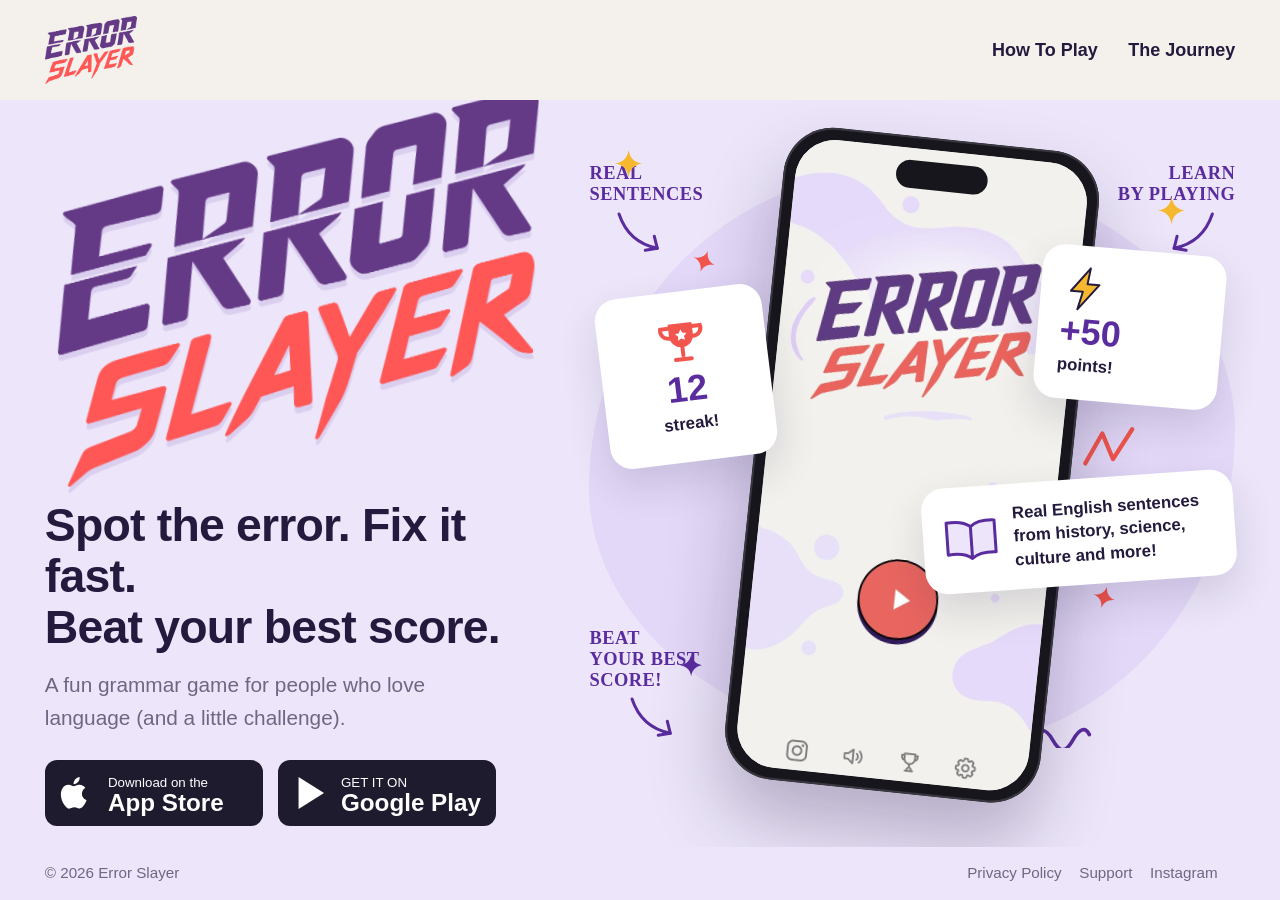
<file: index.html>
<!doctype html>
<html lang="en">
<head>
<meta charset="utf-8">
<meta name="viewport" content="width=device-width, initial-scale=1">
<title>Error Slayer: the grammar game</title>
<meta name="description" content="Spot the error, fix it fast, beat your best score. A grammar game built on real sentences. No ads, no accounts.">
<meta property="og:title" content="Error Slayer: the grammar game">
<meta property="og:description" content="Spot the error, fix it fast, beat your best score. A grammar game built on real sentences. No ads, no accounts.">
<meta property="og:type" content="website">
<meta property="og:url" content="https://errorslayer.com/">
<link rel="canonical" href="https://errorslayer.com/">
<link rel="icon" href="favicon.png">
<link rel="stylesheet" href="site.css">
</head>
<body class="home">
<div class="wrap">
<header class="top">
  <a class="brand" href="index.html" aria-label="Error Slayer home"><img src="logo.png" alt="Error Slayer"></a>
  <nav><a href="rules.html">How To Play</a><a href="creator.html">The Journey</a></nav>
</header>
</div>

<div class="band lav fill">
<div class="wrap">
<section class="hero">
  <div class="hero-copy">
    <img class="logo" src="logo.png" alt="Error Slayer">
    <h1>Spot the error. Fix it fast.<br>Beat your best score.</h1>
    <p class="lead">A fun grammar game for people who love language (and a little challenge).</p>
    <!-- Replace # with the store links once the app is live -->
    <div class="stores">
      <a class="store" href="https://apps.apple.com/app/id6822198824" target="_blank" rel="noopener" aria-label="Download on the App Store"><img src="app-store-badge.svg" alt="Download on the App Store"></a>
      <a class="store" href="#" aria-label="Get it on Google Play"><img src="google-play-badge.svg" alt="Get it on Google Play"></a>
    </div>
  </div>
  <div class="stage">
    <div class="blob"></div>
    <div class="doodle" style="left:0;top:5%">Real<br>sentences<div style="margin:.3rem 0 0 1.6rem"><svg viewBox="0 0 54 46" fill="none" stroke="currentColor" stroke-width="3" stroke-linecap="round" stroke-linejoin="round"><path d="M4 4c6 18 18 30 38 34"/><path d="M30 40l12-2-3-12"/></svg></div></div>
    <div class="doodle" style="right:0;top:5%;text-align:right">Learn<br>by playing<div style="margin:.3rem 1.2rem 0 auto;width:3.4rem"><svg viewBox="0 0 54 46" fill="none" stroke="currentColor" stroke-width="3" stroke-linecap="round" stroke-linejoin="round"><path d="M50 4C44 22 32 34 12 38"/><path d="M24 40l-12-2 3-12"/></svg></div></div>
    <div class="doodle" style="left:0;bottom:9%">Beat<br>your best<br>score!<div style="margin:.2rem 0 0 2.4rem"><svg viewBox="0 0 54 46" fill="none" stroke="currentColor" stroke-width="3" stroke-linecap="round" stroke-linejoin="round"><path d="M4 4c6 18 18 30 38 34"/><path d="M30 40l12-2-3-12"/></svg></div></div>
    <div class="float a"><svg width="52" height="52" viewBox="0 0 52 52" fill="none"><path d="M14 8h24v12a12 12 0 0 1-24 0V8z" fill="#F2554E"/><path d="M14 12H6a8 8 0 0 0 8 10M38 12h8a8 8 0 0 1-8 10" stroke="#F2554E" stroke-width="4" stroke-linecap="round"/><path d="M26 32v8M18 44h16" stroke="#F2554E" stroke-width="4" stroke-linecap="round"/><path d="M26 14l1.8 3.6 4 .6-2.9 2.8.7 4-3.6-1.9-3.6 1.9.7-4-2.9-2.8 4-.6z" fill="#fff"/></svg><b>12</b><span>streak!</span></div>
    <div class="float b"><svg width="46" height="46" viewBox="0 0 46 46"><path d="M26 2L8 26h12l-4 18 20-26H24z" fill="#F5B82E" stroke="#241A3D" stroke-width="2" stroke-linejoin="round"/></svg><b>+50</b><span>points!</span></div>
    <div class="float c"><svg width="56" height="46" viewBox="0 0 56 46" fill="none" stroke="#5A2C9E" stroke-width="3" stroke-linejoin="round"><path d="M28 10c-6-5-14-6-24-5v32c10-1 18 0 24 5 6-5 14-6 24-5V5c-10-1-18 0-24 5z" fill="#EDE6FA"/><path d="M28 10v32"/></svg><p>Real English sentences from history, science, culture and more!</p></div>
    <svg class="spark lg" style="left:4%;top:3%;transform:rotate(0deg)" viewBox="0 0 24 24" fill="#F5B82E"><path d="M12 0c1 7 5 11 12 12-7 1-11 5-12 12-1-7-5-11-12-12 7-1 11-5 12-12z"/></svg><svg class="spark" style="left:16%;top:18%;transform:rotate(20deg)" viewBox="0 0 24 24" fill="#F2554E"><path d="M12 0c1 7 5 11 12 12-7 1-11 5-12 12-1-7-5-11-12-12 7-1 11-5 12-12z"/></svg><svg class="spark" style="left:30%;top:7%;transform:rotate(0deg)" viewBox="0 0 24 24" fill="#5A2C9E"><path d="M12 0c1 7 5 11 12 12-7 1-11 5-12 12-1-7-5-11-12-12 7-1 11-5 12-12z"/></svg>
    <svg class="spark lg" style="left:88%;top:10%;transform:rotate(0deg)" viewBox="0 0 24 24" fill="#F5B82E"><path d="M12 0c1 7 5 11 12 12-7 1-11 5-12 12-1-7-5-11-12-12 7-1 11-5 12-12z"/></svg><svg class="spark" style="left:78%;top:68%;transform:rotate(15deg)" viewBox="0 0 24 24" fill="#F2554E"><path d="M12 0c1 7 5 11 12 12-7 1-11 5-12 12-1-7-5-11-12-12 7-1 11-5 12-12z"/></svg><svg class="spark" style="left:62%;top:88%;transform:rotate(0deg)" viewBox="0 0 24 24" fill="#F5B82E"><path d="M12 0c1 7 5 11 12 12-7 1-11 5-12 12-1-7-5-11-12-12 7-1 11-5 12-12z"/></svg>
    <svg class="spark" style="left:14%;top:78%;transform:rotate(0deg)" viewBox="0 0 24 24" fill="#5A2C9E"><path d="M12 0c1 7 5 11 12 12-7 1-11 5-12 12-1-7-5-11-12-12 7-1 11-5 12-12z"/></svg><svg class="line-art" style="right:14%;top:44%" viewBox="0 0 60 40" fill="none" stroke="#F2554E" stroke-width="4" stroke-linecap="round" stroke-linejoin="round"><path d="M4 36L20 8l10 24L48 4"/></svg><svg class="line-art" style="right:22%;bottom:8%" viewBox="0 0 70 30" fill="none" stroke="#5A2C9E" stroke-width="4" stroke-linecap="round"><path d="M4 22c8-14 14-14 22 0s14 14 22 0 14-14 18-6"/></svg>
    <div class="phone">
      <div class="screen">
        <div class="island"></div>
        <div class="mock">
          <div class="hud"><span>❚❚ &nbsp;&nbsp;💡</span><span class="t">0:28</span></div>
          <div class="hearts">♥ ♥ ♥ ♥ ♥</div>
          <div class="chips"><span class="chip">a</span><span class="chip on">—</span><span class="chip">this</span></div>
          <div class="card">The cave at Lascaux in <em>the</em> France was discovered by four boys in 1940.</div>
          <div class="score">17</div>
        </div>
      </div>
    </div>
  </div>
</section>
</div>
</div>

<div class="wrap">
<footer class="slim">
  <div>© <span id="y"></span> Error Slayer</div>
  <div><a href="privacy.html">Privacy Policy</a><a href="support.html">Support</a><a href="https://www.instagram.com/error_slayer_">Instagram</a></div>
</footer>
</div>
<script>document.getElementById('y').textContent=new Date().getFullYear()</script>
<script src="demo.js"></script>
</body>
</html>
</file>
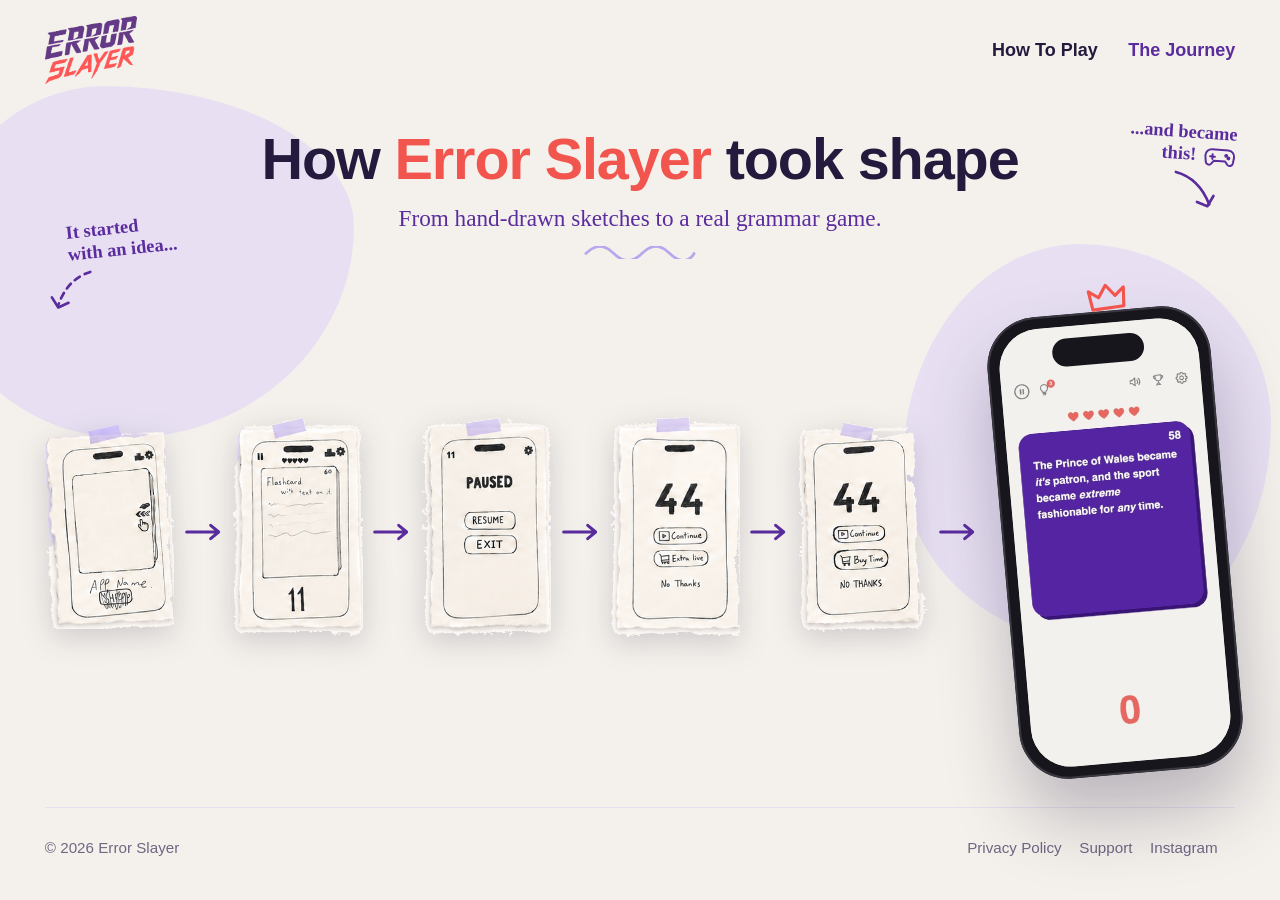
<file: creator.html>
<!doctype html>
<html lang="en">
<head>
<meta charset="utf-8">
<meta name="viewport" content="width=device-width, initial-scale=1">
<title>The Journey: Error Slayer</title>
<meta name="description" content="How Error Slayer took shape: from hand-drawn sketches to a real grammar game.">
<meta property="og:title" content="The Journey: Error Slayer">
<meta property="og:description" content="How Error Slayer took shape: from hand-drawn sketches to a real grammar game.">
<meta property="og:type" content="website">
<meta property="og:url" content="https://errorslayer.com/creator.html">
<link rel="canonical" href="https://errorslayer.com/creator.html">
<link rel="icon" href="favicon.png">
<link rel="stylesheet" href="site.css">
</head>
<body class="journey-page">
<div class="wrap">
<header class="top">
  <a class="brand" href="index.html" aria-label="Error Slayer home"><img src="logo.png" alt="Error Slayer"></a>
  <nav><a href="rules.html">How To Play</a><a href="creator.html" class=on>The Journey</a></nav>
</header>
</div>
<main class="wrap">
<section class="journey">
  <div class="jblob jblob-l" aria-hidden="true"></div>
  <div class="jblob jblob-r" aria-hidden="true"></div>
  <h1>How <span>Error Slayer</span> took shape</h1>
  <p class="jsub">From hand-drawn sketches to a real grammar game.</p>
  <svg class="jwave" viewBox="0 0 120 14" fill="none" stroke="#B9A6EC" stroke-width="3" stroke-linecap="round" aria-hidden="true"><path d="M2 8c10-10 20-10 30 0s20 10 30 0 20-10 30 0 20 10 26 0"/></svg>
  <div class="jlab jlab-a" aria-hidden="true">It started<br>with an idea...<svg viewBox="0 0 54 50" fill="none" stroke="currentColor" stroke-width="3" stroke-linecap="round" stroke-linejoin="round" stroke-dasharray="7 6"><path d="M50 6C40 8 22 14 10 40"/><path d="M4 30l6 12 12-4" stroke-dasharray="0"/></svg></div>
  <div class="jlab jlab-b" aria-hidden="true">...and became<br>this! <svg class="jpad" viewBox="0 0 40 26" fill="none" stroke="currentColor" stroke-width="2.5" stroke-linecap="round" stroke-linejoin="round"><path d="M10 4h20a8 8 0 0 1 8 8l-1 8a4 4 0 0 1-7 2l-3-4H13l-3 4a4 4 0 0 1-7-2l-1-8a8 8 0 0 1 8-8z"/><path d="M11 10v6M8 13h6"/><circle cx="28" cy="11" r="1.2" fill="currentColor"/><circle cx="31" cy="14" r="1.2" fill="currentColor"/></svg><svg class="jarr" viewBox="0 0 54 50" fill="none" stroke="currentColor" stroke-width="3" stroke-linecap="round" stroke-linejoin="round"><path d="M6 6c10 2 28 8 40 34"/><path d="M50 30l-6 12-12-4"/></svg></div>
  <div class="jrow">
    <div class="sketch"><img src="sketch-1.png" alt="Hand-drawn sketch 1 of the Error Slayer app"></div><svg class="jarrow" viewBox="0 0 60 30" fill="none" stroke="#5A2C9E" stroke-width="4.5" stroke-linecap="round" stroke-linejoin="round" aria-hidden="true"><path d="M4 15h46M40 5l12 10-12 10"/></svg><div class="sketch"><img src="sketch-2.png" alt="Hand-drawn sketch 2 of the Error Slayer app"></div><svg class="jarrow" viewBox="0 0 60 30" fill="none" stroke="#5A2C9E" stroke-width="4.5" stroke-linecap="round" stroke-linejoin="round" aria-hidden="true"><path d="M4 15h46M40 5l12 10-12 10"/></svg><div class="sketch"><img src="sketch-3.png" alt="Hand-drawn sketch 3 of the Error Slayer app"></div><svg class="jarrow" viewBox="0 0 60 30" fill="none" stroke="#5A2C9E" stroke-width="4.5" stroke-linecap="round" stroke-linejoin="round" aria-hidden="true"><path d="M4 15h46M40 5l12 10-12 10"/></svg><div class="sketch"><img src="sketch-4.png" alt="Hand-drawn sketch 4 of the Error Slayer app"></div><svg class="jarrow" viewBox="0 0 60 30" fill="none" stroke="#5A2C9E" stroke-width="4.5" stroke-linecap="round" stroke-linejoin="round" aria-hidden="true"><path d="M4 15h46M40 5l12 10-12 10"/></svg><div class="sketch"><img src="sketch-5.png" alt="Hand-drawn sketch 5 of the Error Slayer app"></div><svg class="jarrow" viewBox="0 0 60 30" fill="none" stroke="#5A2C9E" stroke-width="4.5" stroke-linecap="round" stroke-linejoin="round" aria-hidden="true"><path d="M4 15h46M40 5l12 10-12 10"/></svg>
    <div class="jphone">
      <svg class="jcrown" viewBox="0 0 40 30" fill="none" stroke="#F2554E" stroke-width="3" stroke-linejoin="round" aria-hidden="true"><path d="M5 26L3 8l9 7 8-11 8 11 9-7-2 18z"/></svg>
      <div class="phone"><div class="screen"><div class="island"></div><img class="shotimg" src="journey-screen.jpg" alt="Error Slayer gameplay screen"></div></div>
    </div>
  </div>
</section>
</main>

<div class="wrap">
<footer>
  <div>© <span id="y"></span> Error Slayer</div>
  <div><a href="privacy.html">Privacy Policy</a><a href="support.html">Support</a><a href="https://www.instagram.com/error_slayer_">Instagram</a></div>
</footer>
</div>
<script>document.getElementById('y').textContent=new Date().getFullYear()</script>
</body>
</html>
</file>
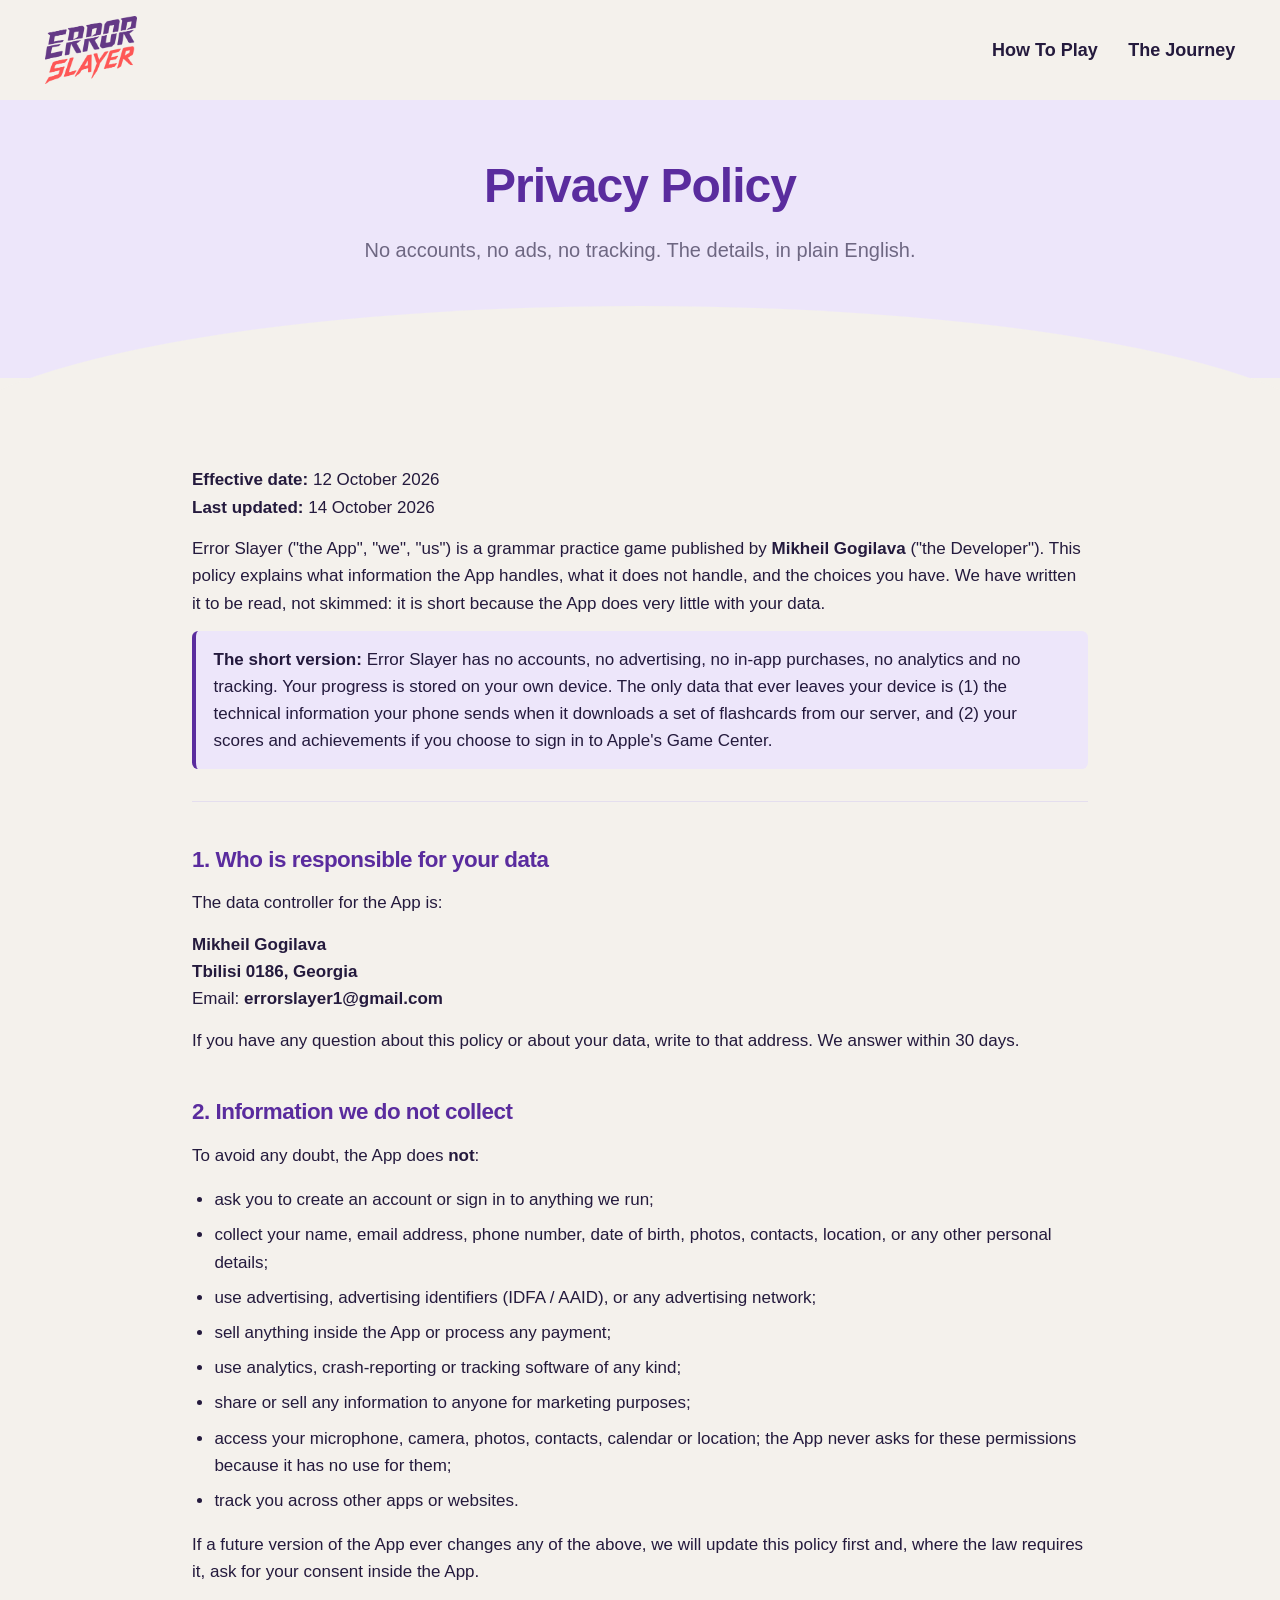
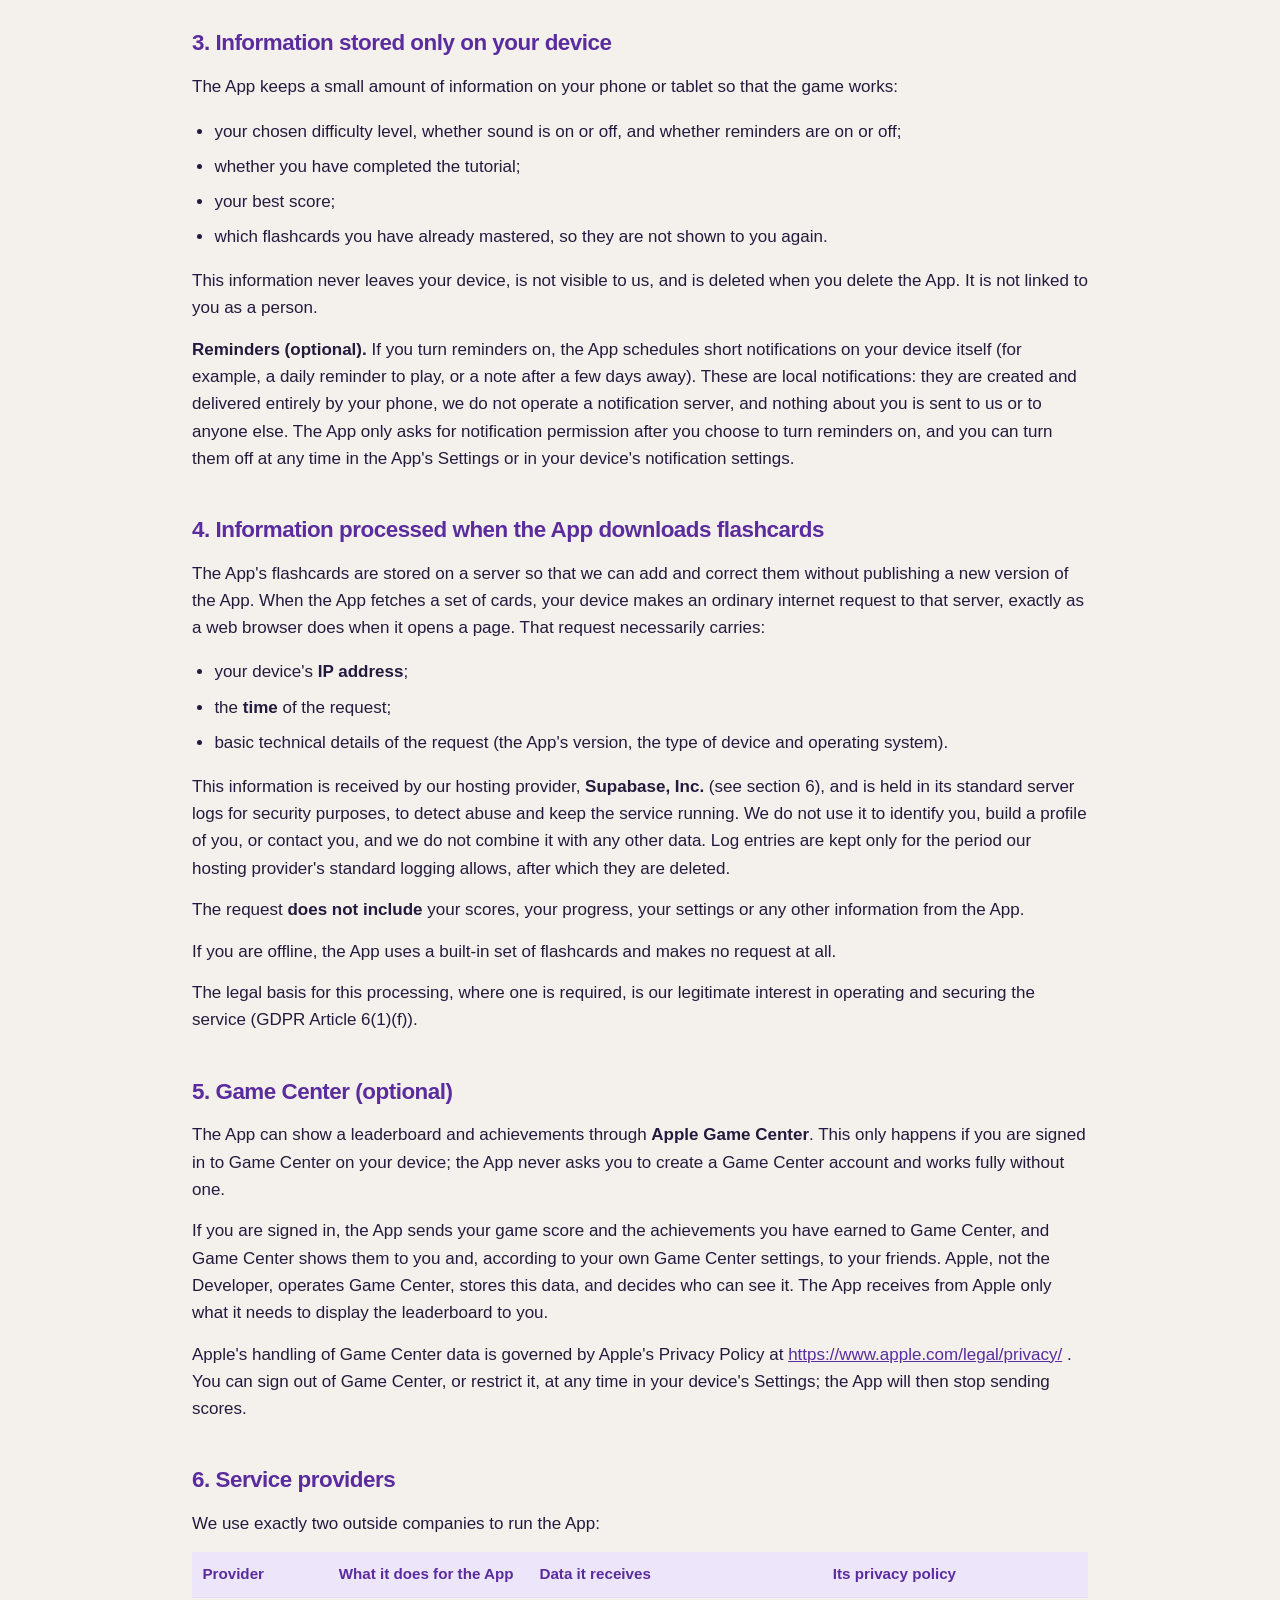
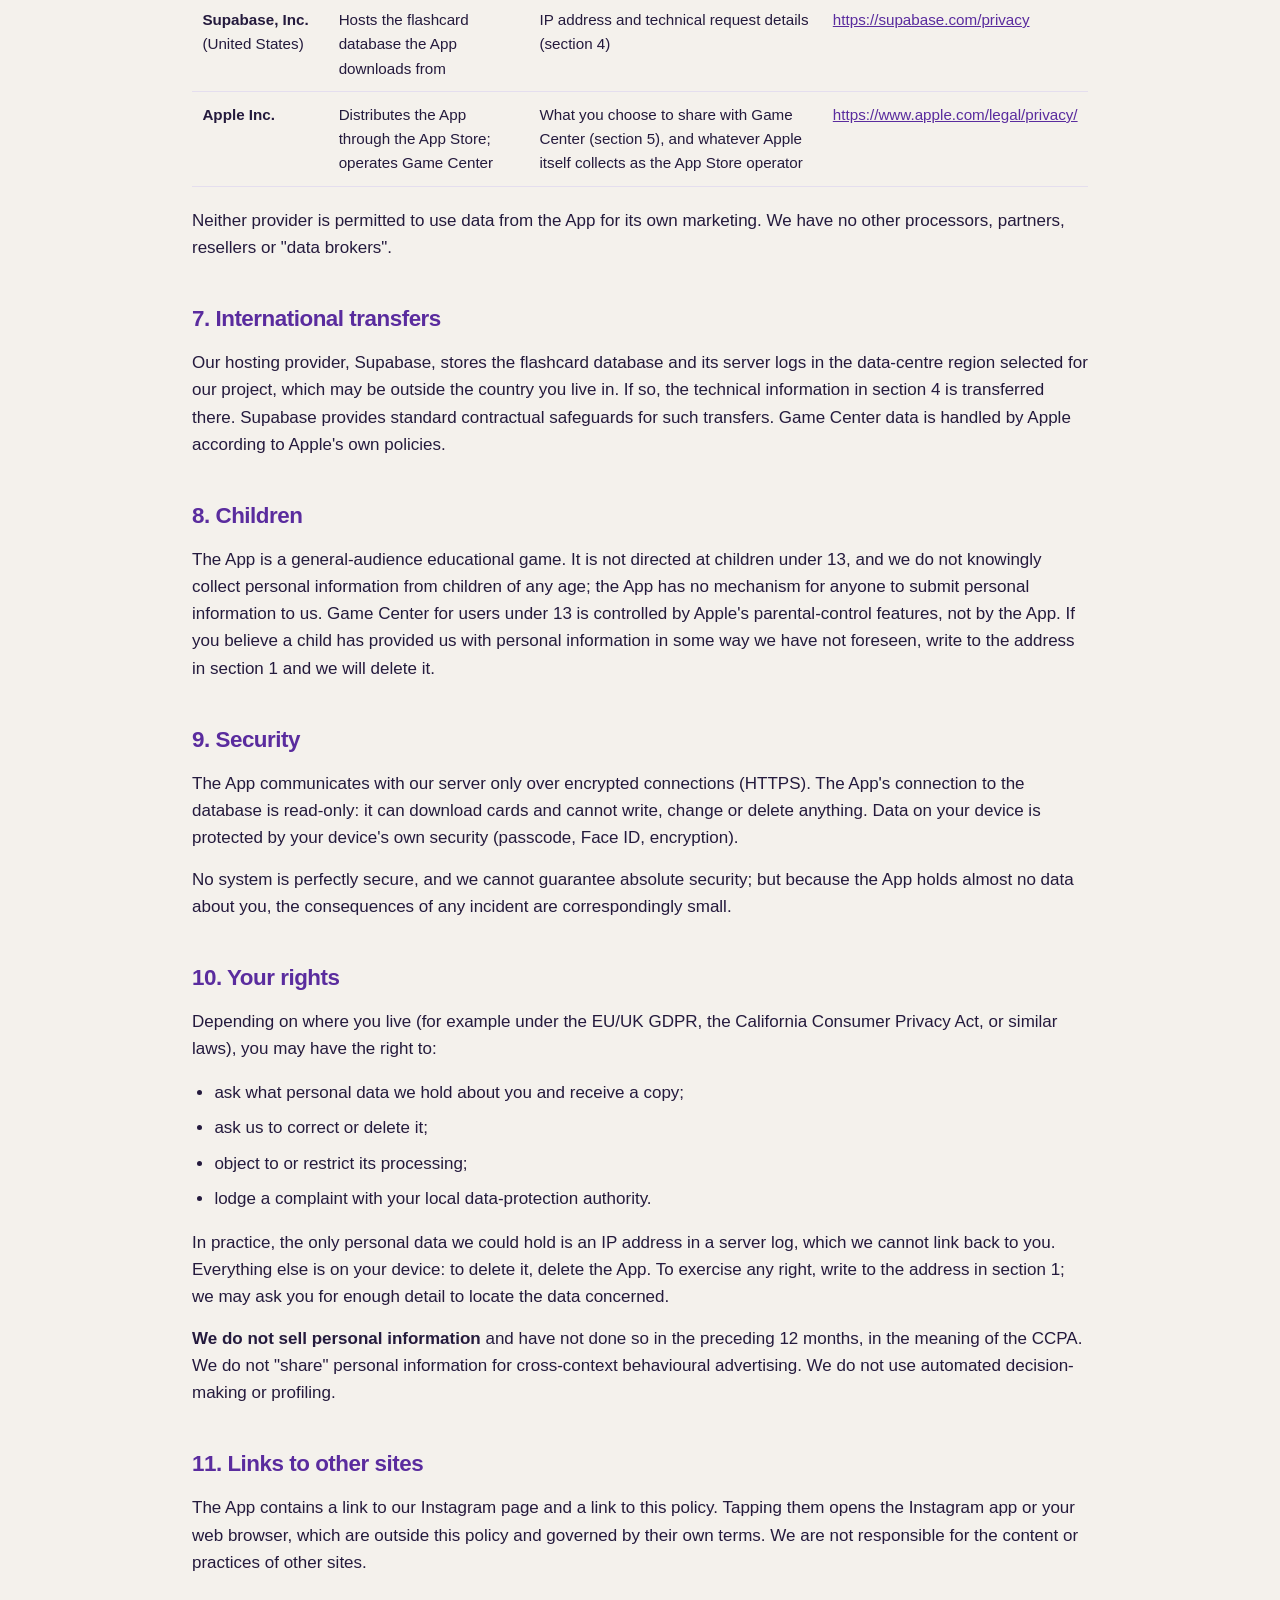
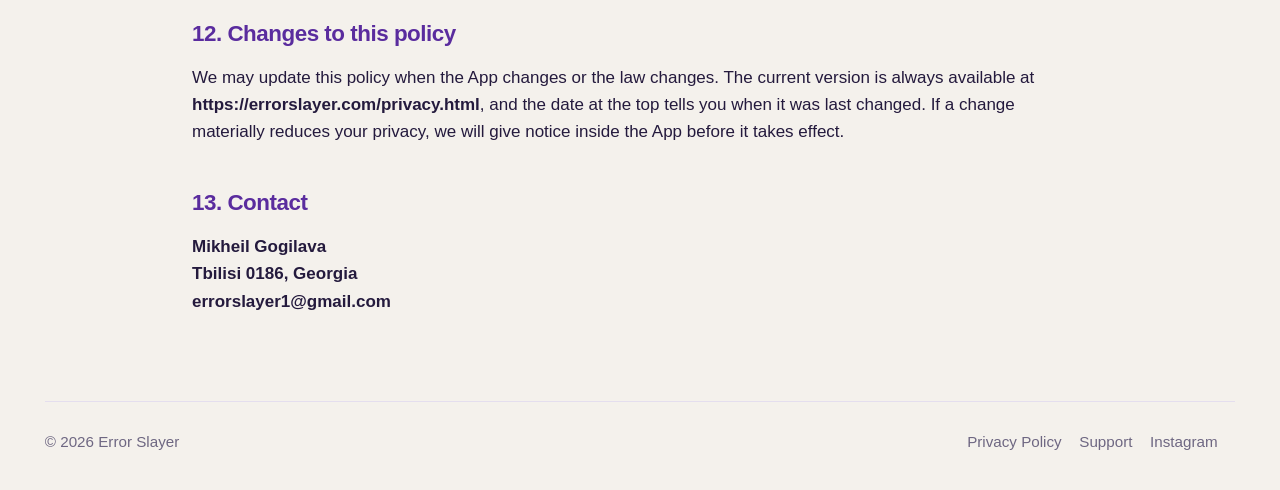
<file: privacy.html>
<!doctype html>
<html lang="en">
<head>
<meta charset="utf-8">
<meta name="viewport" content="width=device-width, initial-scale=1">
<title>Privacy Policy: Error Slayer</title>
<meta name="description" content="Privacy policy for Error Slayer: no accounts, no ads, no tracking.">
<meta property="og:title" content="Privacy Policy: Error Slayer">
<meta property="og:description" content="Privacy policy for Error Slayer: no accounts, no ads, no tracking.">
<meta property="og:type" content="website">
<meta property="og:url" content="https://errorslayer.com/privacy.html">
<link rel="canonical" href="https://errorslayer.com/privacy.html">
<link rel="icon" href="favicon.png">
<link rel="stylesheet" href="site.css">
</head>
<body>
<div class="wrap">
<header class="top">
  <a class="brand" href="index.html" aria-label="Error Slayer home"><img src="logo.png" alt="Error Slayer"></a>
  <nav><a href="rules.html">How To Play</a><a href="creator.html">The Journey</a></nav>
</header>
</div>

<div class="band lav curve"><div class="wrap">
<section class="page-hero"><h1>Privacy Policy</h1><p>No accounts, no ads, no tracking. The details, in plain English.</p></section>
</div></div>
<div class="wrap"><section style="padding-top:1rem"><div class="doc">
<p><strong>Effective date:</strong> 12 October 2026<br><strong>Last updated:</strong> 14 October 2026</p>
<p>Error Slayer ("the App", "we", "us") is a grammar practice game published by <strong>Mikheil Gogilava</strong> ("the Developer"). This policy explains what information the App handles, what it does not handle, and the choices you have. We have written it to be read, not skimmed: it is short because the App does very little with your data.</p>
<p class="tldr"><strong>The short version:</strong> Error Slayer has no accounts, no advertising, no in-app purchases, no analytics and no tracking. Your progress is stored on your own device. The only data that ever leaves your device is (1) the technical information your phone sends when it downloads a set of flashcards from our server, and (2) your scores and achievements if you choose to sign in to Apple's Game Center.</p>
<hr>
<h2>1. Who is responsible for your data</h2>
<p>The data controller for the App is:</p>
<p><strong>Mikheil Gogilava</strong><br><strong>Tbilisi 0186, Georgia</strong><br>Email: <strong>errorslayer1@gmail.com</strong></p>
<p>If you have any question about this policy or about your data, write to that address. We answer within 30 days.</p>
<h2>2. Information we do not collect</h2>
<p>To avoid any doubt, the App does <strong>not</strong>:</p>
<ul><li>ask you to create an account or sign in to anything we run;</li><li>collect your name, email address, phone number, date of birth, photos, contacts, location, or any other personal details;</li><li>use advertising, advertising identifiers (IDFA / AAID), or any advertising network;</li><li>sell anything inside the App or process any payment;</li><li>use analytics, crash-reporting or tracking software of any kind;</li><li>share or sell any information to anyone for marketing purposes;</li><li>access your microphone, camera, photos, contacts, calendar or location; the App never asks for these permissions because it has no use for them;</li><li>track you across other apps or websites.</li></ul>
<p>If a future version of the App ever changes any of the above, we will update this policy first and, where the law requires it, ask for your consent inside the App.</p>
<h2>3. Information stored only on your device</h2>
<p>The App keeps a small amount of information on your phone or tablet so that the game works:</p>
<ul><li>your chosen difficulty level, whether sound is on or off, and whether reminders are on or off;</li><li>whether you have completed the tutorial;</li><li>your best score;</li><li>which flashcards you have already mastered, so they are not shown to you again.</li></ul>
<p>This information never leaves your device, is not visible to us, and is deleted when you delete the App. It is not linked to you as a person.</p>
<p><strong>Reminders (optional).</strong> If you turn reminders on, the App schedules short notifications on your device itself (for example, a daily reminder to play, or a note after a few days away). These are local notifications: they are created and delivered entirely by your phone, we do not operate a notification server, and nothing about you is sent to us or to anyone else. The App only asks for notification permission after you choose to turn reminders on, and you can turn them off at any time in the App's Settings or in your device's notification settings.</p>
<h2>4. Information processed when the App downloads flashcards</h2>
<p>The App's flashcards are stored on a server so that we can add and correct them without publishing a new version of the App. When the App fetches a set of cards, your device makes an ordinary internet request to that server, exactly as a web browser does when it opens a page. That request necessarily carries:</p>
<ul><li>your device's <strong>IP address</strong>;</li><li>the <strong>time</strong> of the request;</li><li>basic technical details of the request (the App's version, the type of device and operating system).</li></ul>
<p>This information is received by our hosting provider, <strong>Supabase, Inc.</strong> (see section 6), and is held in its standard server logs for security purposes, to detect abuse and keep the service running. We do not use it to identify you, build a profile of you, or contact you, and we do not combine it with any other data. Log entries are kept only for the period our hosting provider's standard logging allows, after which they are deleted.</p>
<p>The request <strong>does not include</strong> your scores, your progress, your settings or any other information from the App.</p>
<p>If you are offline, the App uses a built-in set of flashcards and makes no request at all.</p>
<p>The legal basis for this processing, where one is required, is our legitimate interest in operating and securing the service (GDPR Article 6(1)(f)).</p>
<h2>5. Game Center (optional)</h2>
<p>The App can show a leaderboard and achievements through <strong>Apple Game Center</strong>. This only happens if you are signed in to Game Center on your device; the App never asks you to create a Game Center account and works fully without one.</p>
<p>If you are signed in, the App sends your game score and the achievements you have earned to Game Center, and Game Center shows them to you and, according to your own Game Center settings, to your friends. Apple, not the Developer, operates Game Center, stores this data, and decides who can see it. The App receives from Apple only what it needs to display the leaderboard to you.</p>
<p>Apple's handling of Game Center data is governed by Apple's Privacy Policy at <a href="https://www.apple.com/legal/privacy/">https://www.apple.com/legal/privacy/</a> . You can sign out of Game Center, or restrict it, at any time in your device's Settings; the App will then stop sending scores.</p>
<h2>6. Service providers</h2>
<p>We use exactly two outside companies to run the App:</p>
<table><thead><tr><th>Provider</th><th>What it does for the App</th><th>Data it receives</th><th>Its privacy policy</th></tr></thead><tbody><tr><td><strong>Supabase, Inc.</strong> (United States)</td><td>Hosts the flashcard database the App downloads from</td><td>IP address and technical request details (section 4)</td><td><a href="https://supabase.com/privacy">https://supabase.com/privacy</a></td></tr><tr><td><strong>Apple Inc.</strong></td><td>Distributes the App through the App Store; operates Game Center</td><td>What you choose to share with Game Center (section 5), and whatever Apple itself collects as the App Store operator</td><td><a href="https://www.apple.com/legal/privacy/">https://www.apple.com/legal/privacy/</a></td></tr></tbody></table>
<p>Neither provider is permitted to use data from the App for its own marketing. We have no other processors, partners, resellers or "data brokers".</p>
<h2>7. International transfers</h2>
<p>Our hosting provider, Supabase, stores the flashcard database and its server logs in the data-centre region selected for our project, which may be outside the country you live in. If so, the technical information in section 4 is transferred there. Supabase provides standard contractual safeguards for such transfers. Game Center data is handled by Apple according to Apple's own policies.</p>
<h2>8. Children</h2>
<p>The App is a general-audience educational game. It is not directed at children under 13, and we do not knowingly collect personal information from children of any age; the App has no mechanism for anyone to submit personal information to us. Game Center for users under 13 is controlled by Apple's parental-control features, not by the App. If you believe a child has provided us with personal information in some way we have not foreseen, write to the address in section 1 and we will delete it.</p>
<h2>9. Security</h2>
<p>The App communicates with our server only over encrypted connections (HTTPS). The App's connection to the database is read-only: it can download cards and cannot write, change or delete anything. Data on your device is protected by your device's own security (passcode, Face ID, encryption).</p>
<p>No system is perfectly secure, and we cannot guarantee absolute security; but because the App holds almost no data about you, the consequences of any incident are correspondingly small.</p>
<h2>10. Your rights</h2>
<p>Depending on where you live (for example under the EU/UK GDPR, the California Consumer Privacy Act, or similar laws), you may have the right to:</p>
<ul><li>ask what personal data we hold about you and receive a copy;</li><li>ask us to correct or delete it;</li><li>object to or restrict its processing;</li><li>lodge a complaint with your local data-protection authority.</li></ul>
<p>In practice, the only personal data we could hold is an IP address in a server log, which we cannot link back to you. Everything else is on your device: to delete it, delete the App. To exercise any right, write to the address in section 1; we may ask you for enough detail to locate the data concerned.</p>
<p><strong>We do not sell personal information</strong> and have not done so in the preceding 12 months, in the meaning of the CCPA. We do not "share" personal information for cross-context behavioural advertising. We do not use automated decision-making or profiling.</p>
<h2>11. Links to other sites</h2>
<p>The App contains a link to our Instagram page and a link to this policy. Tapping them opens the Instagram app or your web browser, which are outside this policy and governed by their own terms. We are not responsible for the content or practices of other sites.</p>
<h2>12. Changes to this policy</h2>
<p>We may update this policy when the App changes or the law changes. The current version is always available at <strong>https://errorslayer.com/privacy.html</strong>, and the date at the top tells you when it was last changed. If a change materially reduces your privacy, we will give notice inside the App before it takes effect.</p>
<h2>13. Contact</h2>
<p><strong>Mikheil Gogilava</strong><br><strong>Tbilisi 0186, Georgia</strong><br><strong>errorslayer1@gmail.com</strong></p></div></section></div>

<div class="wrap">
<footer>
  <div>© <span id="y"></span> Error Slayer</div>
  <div><a href="privacy.html">Privacy Policy</a><a href="support.html">Support</a><a href="https://www.instagram.com/error_slayer_">Instagram</a></div>
</footer>
</div>
<script>document.getElementById('y').textContent=new Date().getFullYear()</script>
</body>
</html>
</file>
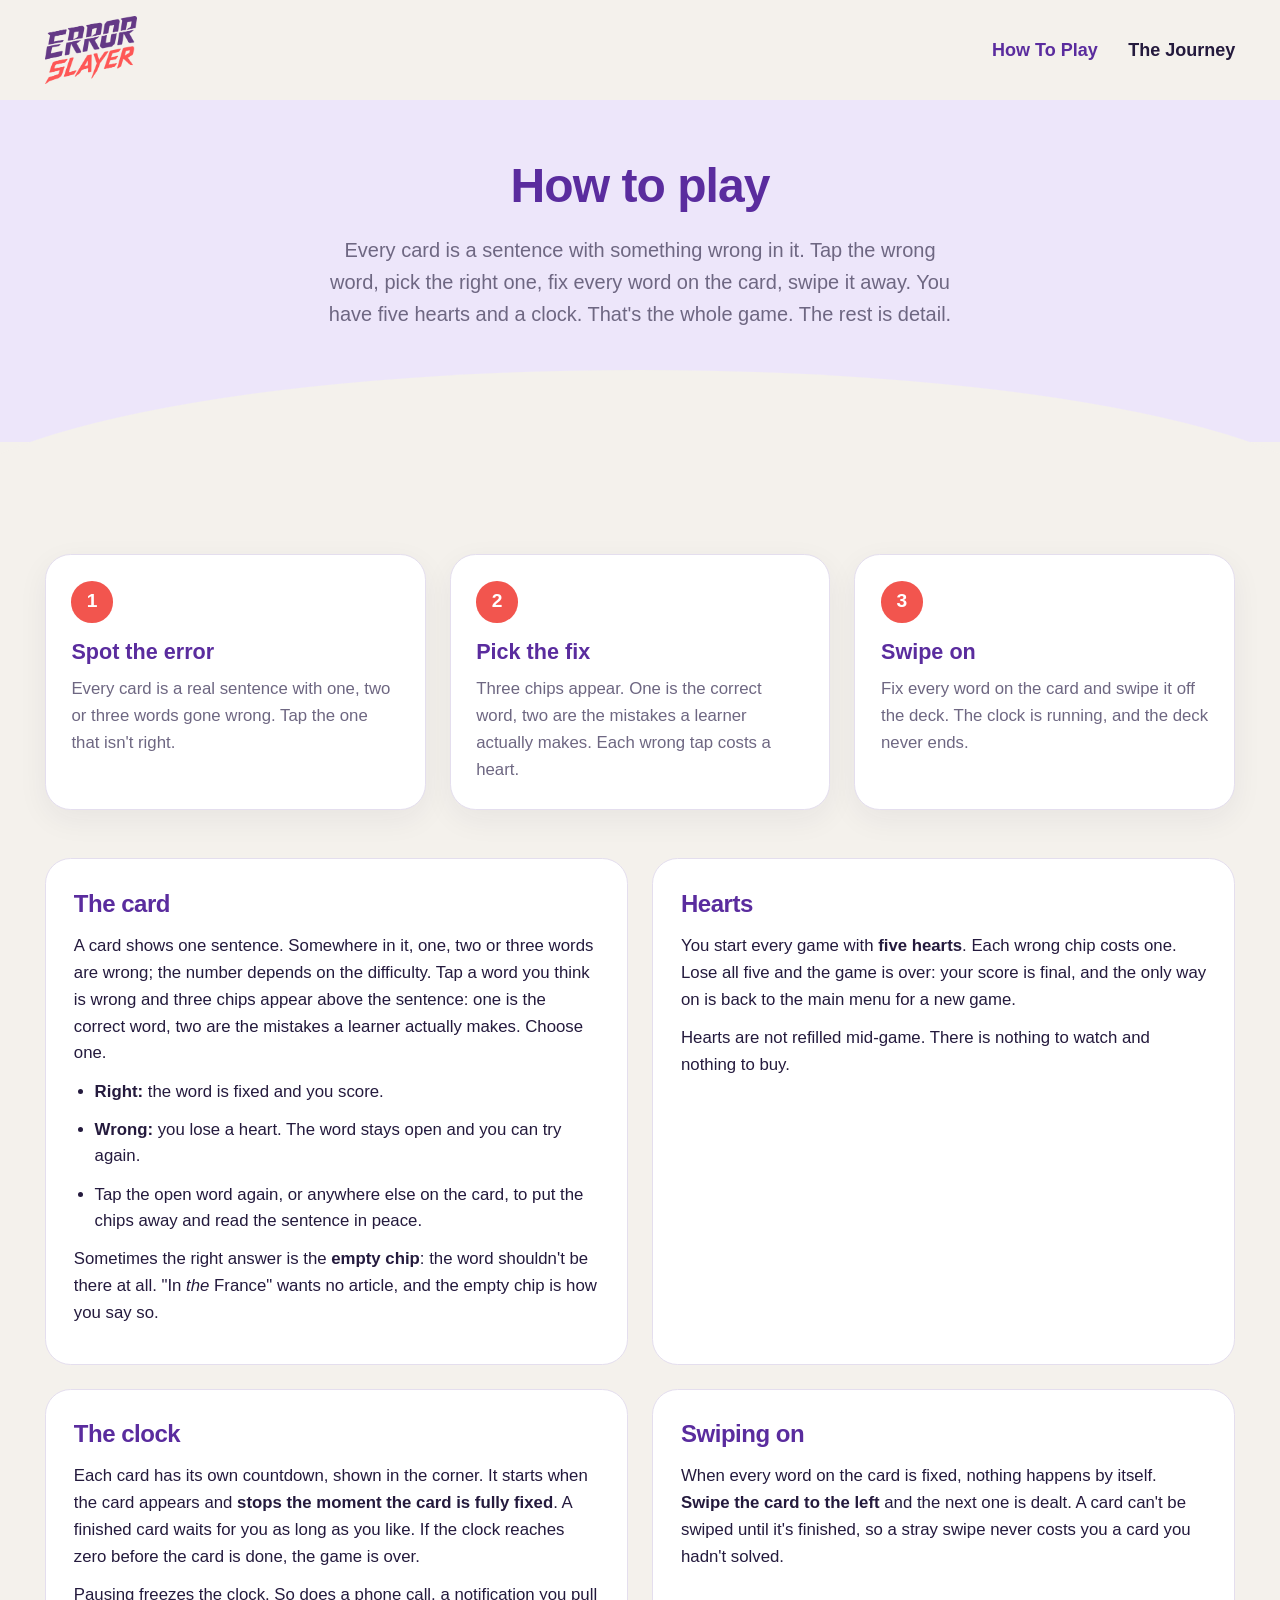
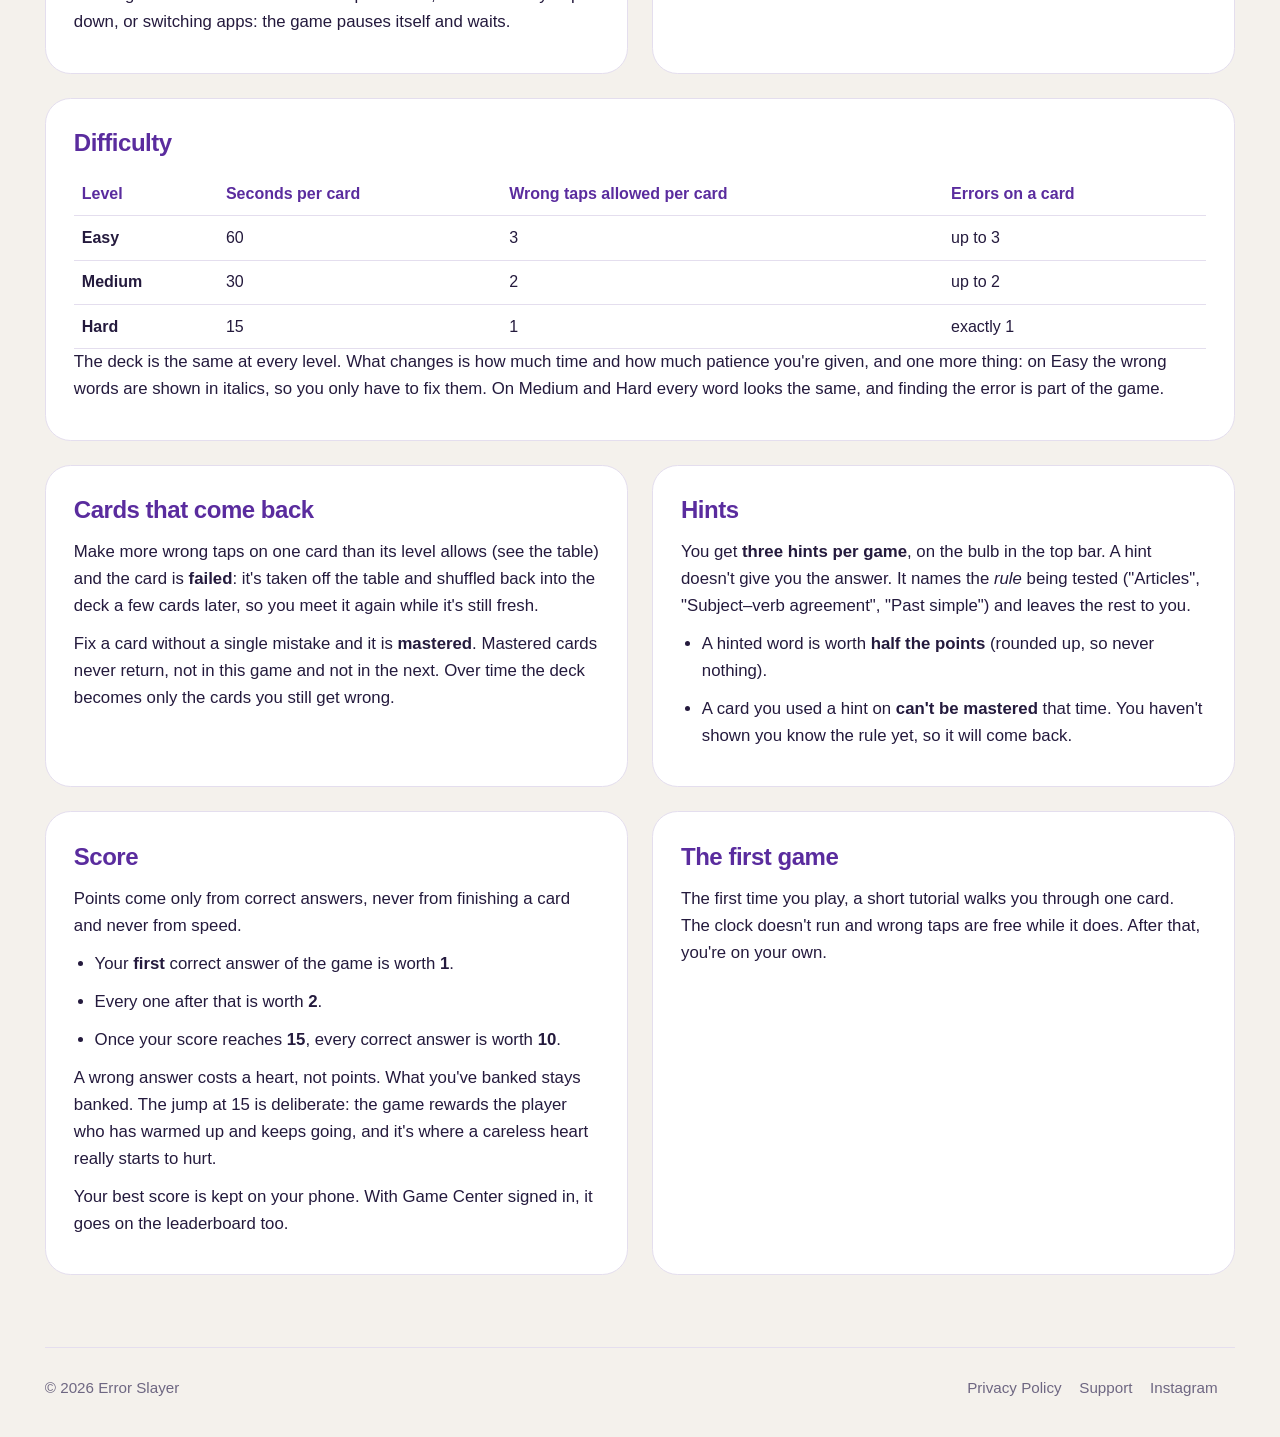
<file: rules.html>
<!doctype html>
<html lang="en">
<head>
<meta charset="utf-8">
<meta name="viewport" content="width=device-width, initial-scale=1">
<title>How to play: Error Slayer</title>
<meta name="description" content="The rules of Error Slayer: hearts, the clock, difficulties, hints and scoring.">
<meta property="og:title" content="How to play: Error Slayer">
<meta property="og:description" content="The rules of Error Slayer: hearts, the clock, difficulties, hints and scoring.">
<meta property="og:type" content="website">
<meta property="og:url" content="https://errorslayer.com/rules.html">
<link rel="canonical" href="https://errorslayer.com/rules.html">
<link rel="icon" href="favicon.png">
<link rel="stylesheet" href="site.css">
</head>
<body>
<div class="wrap">
<header class="top">
  <a class="brand" href="index.html" aria-label="Error Slayer home"><img src="logo.png" alt="Error Slayer"></a>
  <nav><a href="rules.html" class=on>How To Play</a><a href="creator.html">The Journey</a></nav>
</header>
</div>

<div class="band lav curve"><div class="wrap">
<section class="page-hero">
  <h1>How to play</h1>
  <p>Every card is a sentence with something wrong in it. Tap the wrong word, pick the right one, fix every word on the card, swipe it away. You have five hearts and a clock. That's the whole game. The rest is detail.</p>
</section>
</div></div>
<div class="wrap">
<section>
  <div class="steps">
    <div class="step"><div class="n">1</div><h3>Spot the error</h3><p>Every card is a real sentence with one, two or three words gone wrong. Tap the one that isn't right.</p></div>
    <div class="step"><div class="n">2</div><h3>Pick the fix</h3><p>Three chips appear. One is the correct word, two are the mistakes a learner actually makes. Each wrong tap costs a heart.</p></div>
    <div class="step"><div class="n">3</div><h3>Swipe on</h3><p>Fix every word on the card and swipe it off the deck. The clock is running, and the deck never ends.</p></div>
  </div>
  <div class="rules-grid">
    <div class="rule"><h2>The card</h2><p>A card shows one sentence. Somewhere in it, one, two or three words are wrong; the number depends on the difficulty. Tap a word you think is wrong and three chips appear above the sentence: one is the correct word, two are the mistakes a learner actually makes. Choose one.</p>
<ul>
  <li><strong>Right:</strong> the word is fixed and you score.</li>
  <li><strong>Wrong:</strong> you lose a heart. The word stays open and you can try again.</li>
  <li>Tap the open word again, or anywhere else on the card, to put the chips away and read the sentence in peace.</li>
</ul>
<p>Sometimes the right answer is the <strong>empty chip</strong>: the word shouldn't be there at all. "In <em>the</em> France" wants no article, and the empty chip is how you say so.</p></div>
    <div class="rule"><h2>Hearts</h2><p>You start every game with <strong>five hearts</strong>. Each wrong chip costs one. Lose all five and the game is over: your score is final, and the only way on is back to the main menu for a new game.</p>
<p>Hearts are not refilled mid-game. There is nothing to watch and nothing to buy.</p></div>
    <div class="rule"><h2>The clock</h2><p>Each card has its own countdown, shown in the corner. It starts when the card appears and <strong>stops the moment the card is fully fixed</strong>. A finished card waits for you as long as you like. If the clock reaches zero before the card is done, the game is over.</p>
<p>Pausing freezes the clock. So does a phone call, a notification you pull down, or switching apps: the game pauses itself and waits.</p></div>
    <div class="rule"><h2>Swiping on</h2><p>When every word on the card is fixed, nothing happens by itself. <strong>Swipe the card to the left</strong> and the next one is dealt. A card can't be swiped until it's finished, so a stray swipe never costs you a card you hadn't solved.</p></div>
    <div class="rule wide"><h2>Difficulty</h2><table>
<thead><tr><th>Level</th><th>Seconds per card</th><th>Wrong taps allowed per card</th><th>Errors on a card</th></tr></thead>
<tbody>
<tr><td><strong>Easy</strong></td><td>60</td><td>3</td><td>up to 3</td></tr>
<tr><td><strong>Medium</strong></td><td>30</td><td>2</td><td>up to 2</td></tr>
<tr><td><strong>Hard</strong></td><td>15</td><td>1</td><td>exactly 1</td></tr>
</tbody>
</table>
<p>The deck is the same at every level. What changes is how much time and how much patience you're given, and one more thing: on Easy the wrong words are shown in italics, so you only have to fix them. On Medium and Hard every word looks the same, and finding the error is part of the game.</p></div>
    <div class="rule"><h2>Cards that come back</h2><p>Make more wrong taps on one card than its level allows (see the table) and the card is <strong>failed</strong>: it's taken off the table and shuffled back into the deck a few cards later, so you meet it again while it's still fresh.</p>
<p>Fix a card without a single mistake and it is <strong>mastered</strong>. Mastered cards never return, not in this game and not in the next. Over time the deck becomes only the cards you still get wrong.</p></div>
    <div class="rule"><h2>Hints</h2><p>You get <strong>three hints per game</strong>, on the bulb in the top bar. A hint doesn't give you the answer. It names the <em>rule</em> being tested ("Articles", "Subject–verb agreement", "Past simple") and leaves the rest to you.</p>
<ul>
  <li>A hinted word is worth <strong>half the points</strong> (rounded up, so never nothing).</li>
  <li>A card you used a hint on <strong>can't be mastered</strong> that time. You haven't shown you know the rule yet, so it will come back.</li>
</ul></div>
    <div class="rule"><h2>Score</h2><p>Points come only from correct answers, never from finishing a card and never from speed.</p>
<ul>
  <li>Your <strong>first</strong> correct answer of the game is worth <strong>1</strong>.</li>
  <li>Every one after that is worth <strong>2</strong>.</li>
  <li>Once your score reaches <strong>15</strong>, every correct answer is worth <strong>10</strong>.</li>
</ul>
<p>A wrong answer costs a heart, not points. What you've banked stays banked. The jump at 15 is deliberate: the game rewards the player who has warmed up and keeps going, and it's where a careless heart really starts to hurt.</p>
<p>Your best score is kept on your phone. With Game Center signed in, it goes on the leaderboard too.</p></div>
    <div class="rule"><h2>The first game</h2><p>The first time you play, a short tutorial walks you through one card. The clock doesn't run and wrong taps are free while it does. After that, you're on your own.</p></div>
  </div>
</section>
</div>

<div class="wrap">
<footer>
  <div>© <span id="y"></span> Error Slayer</div>
  <div><a href="privacy.html">Privacy Policy</a><a href="support.html">Support</a><a href="https://www.instagram.com/error_slayer_">Instagram</a></div>
</footer>
</div>
<script>document.getElementById('y').textContent=new Date().getFullYear()</script>
</body>
</html>
</file>
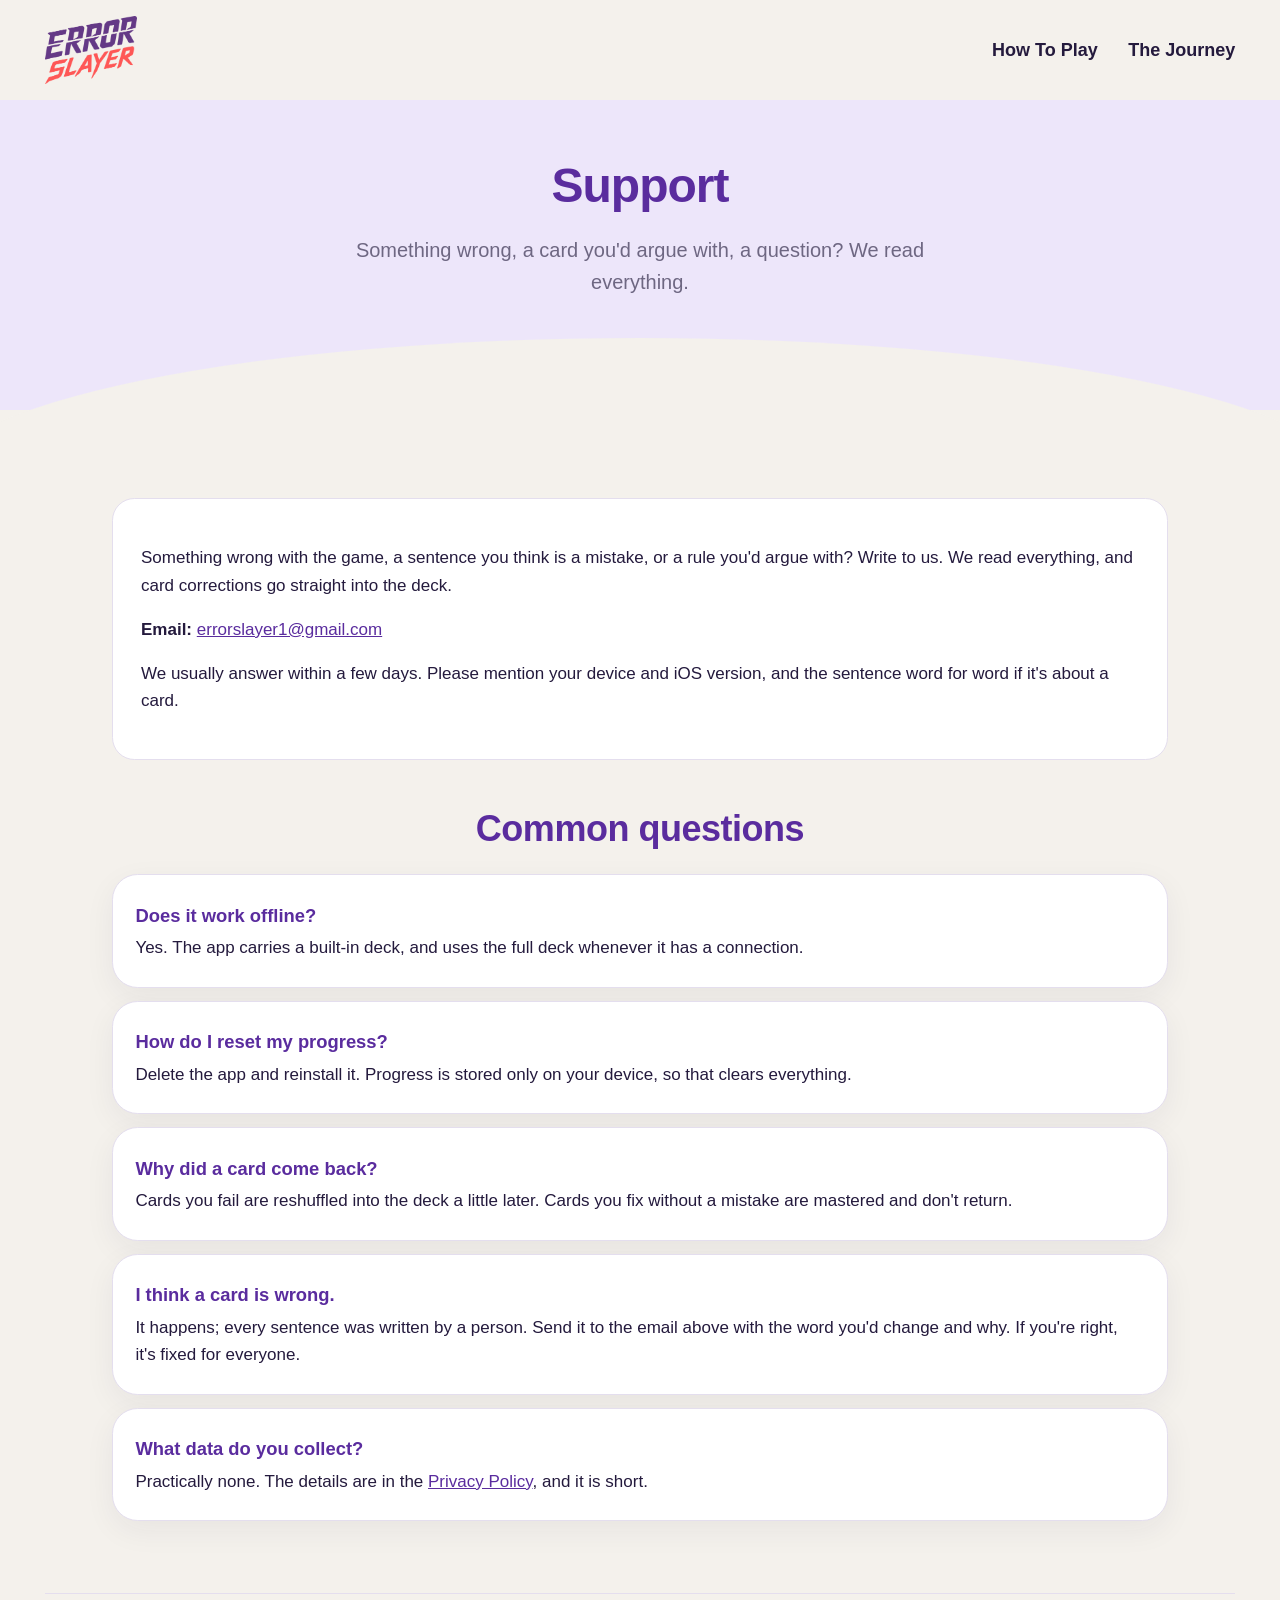
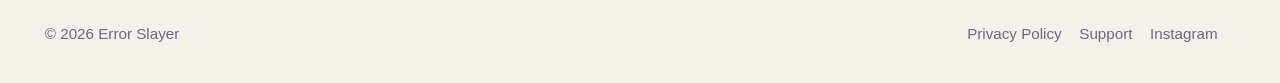
<file: support.html>
<!doctype html>
<html lang="en">
<head>
<meta charset="utf-8">
<meta name="viewport" content="width=device-width, initial-scale=1">
<title>Support: Error Slayer</title>
<meta name="description" content="Help and contact for the Error Slayer grammar game.">
<meta property="og:title" content="Support: Error Slayer">
<meta property="og:description" content="Help and contact for the Error Slayer grammar game.">
<meta property="og:type" content="website">
<meta property="og:url" content="https://errorslayer.com/support.html">
<link rel="canonical" href="https://errorslayer.com/support.html">
<link rel="icon" href="favicon.png">
<link rel="stylesheet" href="site.css">
</head>
<body>
<div class="wrap">
<header class="top">
  <a class="brand" href="index.html" aria-label="Error Slayer home"><img src="logo.png" alt="Error Slayer"></a>
  <nav><a href="rules.html">How To Play</a><a href="creator.html">The Journey</a></nav>
</header>
</div>

<div class="band lav curve"><div class="wrap">
<section class="page-hero"><h1>Support</h1><p>Something wrong, a card you'd argue with, a question? We read everything.</p></section>
</div></div>
<div class="wrap"><section style="padding-top:1rem">
  
  <div class="support-box">
    <p>Something wrong with the game, a sentence you think is a mistake, or a rule you'd argue with? Write to us. We read everything, and card corrections go straight into the deck.</p>
    <!-- PLACEHOLDER: your support email -->
    <p><b>Email:</b> <a href="mailto:errorslayer1@gmail.com">errorslayer1@gmail.com</a></p>
    <p>We usually answer within a few days. Please mention your device and iOS version, and the sentence word for word if it's about a card.</p>
  </div>

  <h2 style="text-align:center;margin:2.5rem 0 1rem">Common questions</h2>
  <div class="faq"><div class="feat"><b>Does it work offline?</b><span>Yes. The app carries a built-in deck, and uses the full deck whenever it has a connection.</span></div>
  <div class="feat"><b>How do I reset my progress?</b><span>Delete the app and reinstall it. Progress is stored only on your device, so that clears everything.</span></div>
  <div class="feat"><b>Why did a card come back?</b><span>Cards you fail are reshuffled into the deck a little later. Cards you fix without a mistake are mastered and don't return.</span></div>
  <div class="feat"><b>I think a card is wrong.</b><span>It happens; every sentence was written by a person. Send it to the email above with the word you'd change and why. If you're right, it's fixed for everyone.</span></div>
  <div class="feat"><b>What data do you collect?</b><span>Practically none. The details are in the <a href="privacy.html">Privacy Policy</a>, and it is short.</span></div>
</div></section></div>

<div class="wrap">
<footer>
  <div>© <span id="y"></span> Error Slayer</div>
  <div><a href="privacy.html">Privacy Policy</a><a href="support.html">Support</a><a href="https://www.instagram.com/error_slayer_">Instagram</a></div>
</footer>
</div>
<script>document.getElementById('y').textContent=new Date().getFullYear()</script>
</body>
</html>
</file>
<file: site.css>
/* ROOT SCALE. Every size on the site is in rem. The root is 16px up to a 1680px-wide
   window (the reference design's width) and grows with the window above that, so a
   2000px or 2560px display gets the same proportions, larger, instead of a 1440px island. */
html{font-size:clamp(16px,0.952vw,26px);-webkit-text-size-adjust:100%}
@media(max-width:1680px){html{font-size:16px}}
:root{--bg:#F4F1EC;--lav:#EDE6FA;--lav2:#E2D6F7;--ink:#241A3D;--muted:#6E6782;--purple:#5A2C9E;--purple2:#7A4BD1;--coral:#F2554E;--yellow:#F5B82E;--line:#E4DEEE;--card:#5B2A9E;--card-shadow:#3F1D70;color-scheme:light}
*{box-sizing:border-box}html{scroll-behavior:smooth}
body{margin:0;background:var(--bg);color:var(--ink);font:1.0625rem/1.6 -apple-system,BlinkMacSystemFont,"Segoe UI",Roboto,Helvetica,Arial,sans-serif;overflow-x:hidden}
img{max-width:100%}
a{color:var(--purple)}
.wrap{max-width:100rem;margin:0 auto;padding:0 clamp(1.25rem,3.5vw,3.75rem)}
/* header */
header.top{display:flex;align-items:center;justify-content:space-between;gap:2rem;padding:1rem 0;position:relative;z-index:6}
.brand{display:block;margin-right:3rem;flex:none}
.brand img{height:4.25rem;width:auto;display:block}
nav{display:flex;gap:1.9rem}
nav a{text-decoration:none;font-weight:700;color:var(--ink);font-size:1.125rem;white-space:nowrap}
nav a.on,nav a:hover{color:var(--purple)}
/* bands */
.band{position:relative}
.band.lav{background:var(--lav)}
.band.curve::after{content:"";position:absolute;left:-5%;right:-5%;bottom:-4.5rem;height:9rem;background:var(--bg);border-radius:50% 50% 0 0/100% 100% 0 0}
/* content right after a curved band starts below the curve's overhang */
.band.curve + .wrap > section{padding-top:5.5rem !important}
/* home: one screen, no scrolling (desktop) */
body.home{height:100vh;height:100dvh;display:flex;flex-direction:column;overflow:hidden}
body.home>.wrap{width:100%;flex:none}
body.home .band.fill{flex:1;min-height:0;display:flex;align-items:center;overflow:hidden}
body.home .band.fill>.wrap{width:100%}
body.home .hero{padding:1rem 0 2rem;min-height:0}
body.home .stage{height:min(42rem,calc(100vh - 14rem))}
body.home .phone{top:50%;transform:translate(-50%,-50%) rotate(6deg);width:min(20.5rem,calc((100vh - 15rem) * .48))}
body.home .blob{inset:6% 0 8%}
footer.slim{padding:.9rem 0;border-top:0;background:var(--lav);flex:none}
body.home>.wrap:last-of-type{background:var(--lav)}
@media(max-width:1100px),(max-height:700px){body.home{height:auto;overflow:visible}body.home .band.fill{display:block}body.home .stage{height:36rem}body.home .phone{top:.5rem;transform:translateX(-50%) rotate(6deg);width:20.5rem}}
/* about page: feature cards sit under the curve, then the text */
.band.curve + .wrap > .feats{margin-top:0;position:relative;z-index:5}
section.after-feats{padding-top:3.5rem !important}
/* hero */
.hero{position:relative;display:grid;grid-template-columns:minmax(0,1fr) minmax(0,1.3fr);gap:3rem;align-items:center;padding:2.5rem 0 9rem;min-height:42rem}
.hero-copy{position:relative;z-index:2}
.hero-copy img.logo{width:min(34rem,100%);height:auto;display:block;transform:rotate(-4deg);margin:0 0 1.9rem .6rem;filter:drop-shadow(0 .4rem 0 rgba(90,44,158,.12))}
.hero h1{font-size:2.9rem;line-height:1.1;letter-spacing:-.05rem;margin:0 0 .9rem}
.hero .lead{color:var(--muted);font-size:1.3rem;max-width:36ch;margin:0 0 1.6rem}
.stores{display:flex;gap:.9rem;flex-wrap:wrap}
.store{display:inline-block}.store img{height:4.1rem;width:auto;display:block}
.note{font-size:1rem;color:var(--muted);margin-top:.9rem}
/* stage */
.stage{position:relative;height:42rem}
.blob{position:absolute;inset:2rem 0 3rem;background:var(--lav2);border-radius:48% 52% 46% 54%/55% 45% 55% 45%;opacity:.85}
.phone{position:absolute;left:50%;top:.5rem;width:20.5rem;aspect-ratio:300/620;transform:translateX(-50%) rotate(6deg);background:#17161C;border-radius:3.1rem;padding:.75rem;box-shadow:0 2.5rem 4.5rem rgba(36,26,61,.28),inset 0 0 0 2px #39373F;z-index:3}
.phone .screen{position:absolute;inset:.75rem;border-radius:2.5rem;background:var(--bg);overflow:hidden}
.phone .island{position:absolute;top:.75rem;left:50%;transform:translateX(-50%);width:5.75rem;height:1.75rem;border-radius:1rem;background:#17161C;z-index:2}
.phone .shotimg{position:absolute;inset:0;width:100%;height:100%;object-fit:cover;z-index:1}
.phone .mock{position:absolute;inset:0;padding:3.3rem .9rem 0;font-size:.8rem}
.phone .hud{display:flex;justify-content:space-between;align-items:center;color:var(--muted);font-weight:700;font-size:.9rem}
.phone .hud .t{color:var(--purple)}
.phone .hearts{color:var(--coral);text-align:center;letter-spacing:.25rem;font-size:1.05rem;margin:.7rem 0 .5rem}
.phone .chips{display:flex;gap:.4rem;margin:0 0 .6rem;min-height:2rem}
.phone .chip{flex:1;text-align:center;background:#E6E4E8;color:var(--ink);border-radius:999px;padding:.5rem .25rem;font-style:italic;font-weight:700;font-size:.9rem}
.phone .chip.on{background:#F1E6FA;color:var(--purple)}
.phone .card{background:var(--card);color:#fff;border-radius:1.4rem;padding:1.5rem .9rem 1.2rem;min-height:13.5rem;font-weight:800;font-size:.95rem;line-height:1.5;box-shadow:.3rem .3rem 0 var(--card-shadow);text-align:left}
.phone .card .tm{position:absolute;top:.55rem;right:.9rem;font-weight:800;font-size:1rem}
.phone .card em{font-style:italic;background:#B57BEA;border-radius:.55rem;padding:.05rem .4rem}
.phone .score{text-align:center;color:var(--coral);font-weight:900;font-size:2.6rem;margin-top:1.2rem;letter-spacing:-.05rem}
/* playable demo */
.phone .menu{position:absolute;inset:0}
.phone .menu img{position:absolute;inset:0;width:100%;height:100%;object-fit:cover}
.phone .menu .hot{position:absolute;background:transparent;border:0;cursor:pointer;border-radius:50%;padding:0}
.phone .menu .play{left:50%;top:72%;width:29%;aspect-ratio:1;transform:translate(-50%,-50%)}
.phone .menu .ig{left:21%;top:97%;width:12%;aspect-ratio:1;transform:translate(-50%,-50%)}
.phone .menu .gear{left:79%;top:97%;width:12%;aspect-ratio:1;transform:translate(-50%,-50%)}
.phone .menu .hot:active{background:rgba(255,255,255,.18)}
/* pause screen */
.phone .hud .pcount{font-weight:800;font-size:1.1rem;color:var(--ink)}
.phone .hearts.dim b{opacity:.45}.phone .card.dim{background:#B9A1DC;box-shadow:none}.phone .score.dim{opacity:.5}
.phone .card .w.it{font-style:italic}
.phone .over-score{text-align:center;font-weight:900;font-size:2.8rem;color:#2A2A2A;margin-top:1rem;letter-spacing:-.06rem;line-height:1.1}
.phone .bulb.dim{opacity:.4;display:inline-flex;position:relative}
.phone .paused-lbl{text-align:center;font-weight:900;font-size:2.2rem;color:#2A2A2A;margin-top:1.2rem;letter-spacing:-.05rem}
.phone .pbtn{display:block;width:62%;margin:.7rem auto 0;border:0;border-radius:999px;padding:.6rem 0;font:inherit;font-weight:800;font-size:1rem;color:#fff;cursor:pointer;box-shadow:0 .25rem 0 #2A2A2A;letter-spacing:.03rem}
.phone .pbtn.resume{background:#5C96EA}
.phone .pbtn.exit{background:#E0677A;margin-top:.9rem}
/* settings screen */
.phone .set{position:absolute;inset:0;padding:3.1rem 1rem 1.2rem;display:flex;flex-direction:column;align-items:center}
.phone .set-bar{width:100%;display:flex;align-items:center;justify-content:space-between;color:var(--ink);font-weight:800;font-size:1.05rem}
.phone .set-bar .back{background:none;border:0;font-size:1.9rem;line-height:1;color:#7A7686;cursor:pointer;padding:0 .2rem;font-family:inherit}
.phone .set-btns{display:flex;flex-direction:column;gap:.75rem;width:70%;margin:auto 0}
.phone .lvl{background:#2E1A5A;color:#fff;border:0;border-radius:999px;padding:.7rem 0;font:inherit;font-weight:800;font-size:1.05rem;cursor:pointer;box-shadow:0 .3rem 0 #B56CE0;box-sizing:border-box;border:3px solid transparent}
.phone .lvl.sel{border-color:var(--coral)}
.phone .set-btns{margin:auto 0 0}
.phone .set-rem{margin-top:auto;width:84%;background:#fff;border-radius:.8rem;padding:.6rem .8rem;display:flex;align-items:center;justify-content:space-between;color:var(--ink);font-weight:600;font-size:.9rem}
.phone .sw{width:2.6rem;height:1.5rem;border-radius:999px;border:0;background:#D9D4E3;position:relative;cursor:pointer;padding:0;transition:background .2s}
.phone .sw i{position:absolute;top:.15rem;left:.15rem;width:1.2rem;height:1.2rem;border-radius:50%;background:#fff;box-shadow:0 1px 3px rgba(0,0,0,.25);transition:left .2s}
.phone .sw.on{background:var(--purple)}.phone .sw.on i{left:1.25rem}
.phone .set-pp{color:#8A8798;font-weight:700;font-size:.85rem;text-decoration:underline;margin-top:.7rem}
.phone .hud button.ic{cursor:pointer;padding:0;background:none;border:0;font:inherit}
.phone .mock{user-select:none;-webkit-user-select:none}
.phone .hud .l,.phone .hud .r{display:flex;align-items:center;gap:.9rem}
.phone .ic{display:inline-flex;align-items:center;justify-content:center;width:1.35rem;height:1.35rem;color:#6E6A78;font-style:normal}
.phone .ic svg{width:100%;height:100%;display:block}
.phone .ic.pause{width:1.5rem;height:1.5rem}
.phone .ic.bulbi{width:1.45rem;height:1.45rem}
.phone .hud .bulb{background:none;border:0;padding:0;font:inherit;cursor:pointer;position:relative;color:inherit;display:inline-flex}
.phone .hud .bulb b{position:absolute;top:-.35rem;right:-.45rem;background:var(--coral);color:#fff;font-style:normal;font-size:.6rem;border-radius:999px;min-width:1rem;height:1rem;line-height:1rem;text-align:center;padding:0 .2rem}
.phone .hearts b{font-weight:400;transition:opacity .25s}.phone .hearts b.lost{opacity:.22}
.phone .chips button.chip{border:0;font-family:inherit;cursor:pointer;transition:transform .1s}.phone .chips button.chip:active{transform:scale(.95)}
.phone .chip.ghost{visibility:hidden}
.phone .card{position:relative;touch-action:pan-y}
.phone .card .w{cursor:pointer;border-radius:.4rem;padding:.02rem .15rem;margin:0 -.15rem}
.phone .card .w.err{font-style:italic}
.phone .card .w.err.open{background:rgba(255,255,255,.22)}
.phone .card .w.fixed{font-style:normal;background:transparent;padding:0;margin:0}
.phone .card.done{cursor:grab}
.phone .card .hint{margin-top:.7rem;font-size:.78rem;font-weight:600;color:#E8D9FF;font-style:italic}
.phone .card.shake{animation:shake .4s}
@keyframes shake{0%,100%{transform:translateX(0)}20%{transform:translateX(-.4rem)}40%{transform:translateX(.4rem)}60%{transform:translateX(-.25rem)}80%{transform:translateX(.25rem)}}
.phone .swipe{text-align:center;color:var(--purple);font-weight:800;font-size:.85rem;margin-top:.6rem;opacity:0;transition:opacity .5s;cursor:pointer}
.phone .swipe.show{opacity:1;animation:nudge 1.4s infinite}
@keyframes nudge{0%,100%{transform:translateX(0)}50%{transform:translateX(-.35rem)}}
.phone .pbar{position:absolute;left:1rem;right:1rem;bottom:1.4rem;display:flex;gap:.3rem}
.phone .pbar i{flex:1;height:.3rem;border-radius:999px;background:#E6E4E8}.phone .pbar i.on{background:var(--purple)}
.phone .end{position:absolute;inset:0;padding:4.5rem 1.25rem 2rem;display:flex;flex-direction:column;align-items:center;text-align:center}
.phone .end-label{color:var(--muted);font-weight:700;font-size:.9rem}
.phone .end-score{color:var(--coral);font-weight:900;font-size:3.6rem;line-height:1.1;margin:.3rem 0 .2rem;letter-spacing:-.08rem}
.phone .end-sub{color:var(--ink);font-weight:600;font-size:.85rem;margin-bottom:1.4rem}
.phone .end-badges{display:flex;flex-direction:column;gap:.5rem;width:100%}
.phone .end-badges img{display:block;width:9.5rem;height:auto;margin:0 auto}
.phone .again{margin-top:auto;background:var(--purple);color:#fff;border:0;border-radius:999px;padding:.7rem 1.4rem;font:inherit;font-weight:800;font-size:.9rem;cursor:pointer;box-shadow:.2rem .2rem 0 var(--card-shadow)}
.float{pointer-events:none;position:absolute;background:#fff;border-radius:1.4rem;box-shadow:0 1.1rem 2.5rem rgba(36,26,61,.14);padding:1.1rem 1.25rem;z-index:4;display:flex;align-items:center;gap:.9rem}
.float.a{left:2%;top:24%;transform:rotate(-7deg);flex-direction:column;gap:.25rem;width:10.5rem;text-align:center;padding:1.5rem 1rem}
.float.a b,.float.b b{font-size:2.25rem;line-height:1;color:var(--purple)}
.float.a span,.float.b span{font-weight:800;font-size:1.05rem}
.float.b{right:2%;top:18%;transform:rotate(5deg);flex-direction:column;gap:.15rem;width:11.5rem;align-items:flex-start;padding:1.25rem 1.4rem}
.float.c{right:0;top:52%;transform:rotate(-4deg);width:19.5rem}
.float.c p{margin:0;font-weight:700;font-size:1.05rem;line-height:1.4}
.float svg{flex:none}
.doodle{pointer-events:none;position:absolute;z-index:2;font-family:"Chalkboard SE","Comic Sans MS","Marker Felt",cursive;font-weight:700;color:var(--purple);letter-spacing:.03rem;text-transform:uppercase;font-size:1.15rem;line-height:1.15}
.doodle svg{display:block;width:3.4rem;height:auto}
.spark,.line-art,.blob{pointer-events:none}
.spark{position:absolute;z-index:2;width:1.4rem;height:1.4rem}
.spark.lg{width:1.7rem;height:1.7rem}
.line-art{position:absolute;z-index:2;width:4rem;height:auto}
/* features */
.feats{display:grid;grid-template-columns:repeat(3,1fr);gap:1.5rem;margin-top:-3.2rem;position:relative;z-index:5}
.feat{background:#fff;border:1px solid var(--line);border-radius:1.6rem;padding:1.6rem 1.6rem 1.6rem 1.4rem;display:flex;gap:1.1rem;align-items:flex-start;box-shadow:0 .6rem 1.9rem rgba(36,26,61,.06)}
.feat .ic{flex:none;width:5.75rem;height:5.75rem;border-radius:1.4rem;background:var(--lav);display:grid;place-items:center}
.feat .ic svg{width:3.4rem;height:3.4rem}
.feat h3{margin:.25rem 0 .4rem;font-size:1.45rem;color:var(--purple)}
.feat p{margin:0;color:var(--muted);font-size:1.05rem}
/* generic sections */
section{padding:4.5rem 0}
h2{font-size:2.25rem;letter-spacing:-.03rem;margin:0 0 1.25rem;color:var(--purple)}
.about{display:grid;grid-template-columns:minmax(0,1.15fr) minmax(0,.85fr);gap:clamp(1.75rem,5vw,4.5rem);align-items:center}
.about p{max-width:66ch;font-size:1.19rem}
.card-demo{background:var(--card);color:#fff;border-radius:1.75rem;padding:1.9rem 1.75rem;font-weight:800;font-size:1.55rem;line-height:1.45;box-shadow:.45rem .45rem 0 var(--card-shadow);position:relative}
.card-demo .t{position:absolute;top:.9rem;right:1.25rem;font-size:1.25rem}
.card-demo em{font-style:italic;background:#B57BEA;border-radius:.6rem;padding:0 .45rem}
.chiprow{display:flex;gap:.6rem;margin-top:1rem}
.chiprow .chip{flex:1;text-align:center;background:#E6E4E8;color:var(--ink);border-radius:999px;padding:.75rem .6rem;font-style:italic;font-weight:700;font-size:1.125rem}
.chiprow .chip.on{background:#F1E6FA;color:var(--purple)}
/* page hero (inner pages) */
.page-hero{padding:3rem 0 7rem;text-align:center;position:relative;z-index:2}
.page-hero h1{font-size:3rem;letter-spacing:-.06rem;margin:0 0 .6rem;color:var(--purple)}
.page-hero p{color:var(--muted);font-size:1.25rem;max-width:56ch;margin:0 auto}
/* docs (privacy) */
.doc{max-width:56rem;margin:0 auto}
.doc h1{font-size:2.5rem;line-height:1.15;letter-spacing:-.04rem;color:var(--purple);margin:1.5rem 0 .5rem}
.doc h2{font-size:1.4rem;margin:2.5rem 0 .75rem}
.doc p,.doc li{margin:0 0 .9rem}.doc ul{padding-left:1.4rem}.doc li{margin-bottom:.5rem}
.doc hr{border:0;border-top:1px solid var(--line);margin:2rem 0}
.doc table{width:100%;border-collapse:collapse;font-size:.95rem;margin:.5rem 0 1.25rem}
.doc th,.doc td{text-align:left;vertical-align:top;padding:.65rem;border-bottom:1px solid var(--line)}
.doc th{background:var(--lav);color:var(--purple)}
.doc .tldr{background:var(--lav);border-left:.3rem solid var(--purple);padding:.9rem 1.1rem;border-radius:.4rem}
.doc em{font-style:italic;background:var(--lav);padding:0 .25rem;border-radius:.25rem}
/* how to play */
.steps{display:grid;grid-template-columns:repeat(3,1fr);gap:1.5rem;margin:1.5rem 0 3rem}
.step{background:#fff;border:1px solid var(--line);border-radius:1.6rem;padding:1.6rem;box-shadow:0 .6rem 1.9rem rgba(36,26,61,.06)}
.step .n{display:inline-grid;place-items:center;width:2.6rem;height:2.6rem;border-radius:50%;background:var(--coral);color:#fff;font-weight:900;font-size:1.2rem;margin-bottom:.8rem}
.step h3{margin:0 0 .4rem;font-size:1.35rem;color:var(--purple)}
.step p{margin:0;color:var(--muted);font-size:1.05rem}
.rules-grid{display:grid;grid-template-columns:repeat(2,1fr);gap:1.5rem}
.rule{background:#fff;border:1px solid var(--line);border-radius:1.6rem;padding:1.6rem 1.75rem}
.rule h2{font-size:1.5rem;margin:0 0 .6rem}
.rule p,.rule li{font-size:1.05rem;margin:0 0 .7rem}.rule ul{padding-left:1.3rem;margin:0}
.rule table{width:100%;border-collapse:collapse;font-size:1rem}
.rule th,.rule td{text-align:left;padding:.55rem .5rem;border-bottom:1px solid var(--line)}
.rule th{color:var(--purple)}
.rule.wide{grid-column:1/-1}
/* journey (The Journey page) */
body.journey-page{min-height:100vh;display:flex;flex-direction:column}
body.journey-page>main{flex:1;width:100%}
body.journey-page>.wrap{width:100%;flex:none}
.journey{position:relative;text-align:center;padding:1.75rem 0 2.5rem;overflow:visible}
.jblob{position:absolute;background:var(--lav2);opacity:.7;z-index:0;border-radius:48% 52% 46% 54%/55% 45% 55% 45%}
.jblob-l{left:-9%;top:-2%;width:26rem;height:22rem;opacity:.6;border-radius:40% 60% 55% 45%/50% 40% 60% 50%}
.jblob-r{right:-3%;top:9rem;width:23rem;height:25rem;opacity:.6}
.journey>*:not(.jblob){position:relative;z-index:1}.journey>.jlab{position:absolute}
.journey h1{font-size:3.6rem;letter-spacing:-.07rem;margin:0 0 .55rem;color:var(--ink);line-height:1.1}
.journey h1 span{color:var(--coral)}
.jsub{font-family:"Chalkboard SE","Comic Sans MS","Marker Felt",cursive;color:var(--purple);font-size:1.45rem;margin:0}
.jwave{width:7rem;height:auto;display:block;margin:.55rem auto 0}
.jrow{display:flex;align-items:center;justify-content:space-between;gap:.6rem;margin:1.25rem 0 0;padding-top:.5rem}
.sketch{flex:1 1 0;max-width:13.5rem;min-width:0;position:relative}
.sketch img{display:block;width:100%;height:auto;filter:drop-shadow(0 .5rem .9rem rgba(36,26,61,.18))}
.jarrow{width:2.5rem;height:auto;flex:none;margin-top:.6rem}
.jphone{flex:0 0 15rem;position:relative;height:30rem;margin-left:.5rem}
.jphone .phone{width:14rem;top:1.5rem;left:50%;transform:translateX(-50%) rotate(-5deg)}
.jphone .shotimg{object-position:top}
.jcrown{position:absolute;left:38%;top:-.4rem;width:2.6rem;height:auto;transform:rotate(-8deg);z-index:4}
.jlab{position:absolute;z-index:3;font-family:"Chalkboard SE","Comic Sans MS","Marker Felt",cursive;font-weight:700;color:var(--purple);font-size:1.15rem;line-height:1.2;text-transform:none;letter-spacing:0}
.jlab svg{width:3rem;height:auto;display:block}
.jlab-a{left:2%;top:7.25rem;text-align:left;transform:rotate(-6deg)}.jlab-a svg{margin:.2rem 0 0 -1.5rem}
.jlab-b{right:0;top:1.25rem;text-align:right;transform:rotate(4deg)}
.jlab-b .jpad{display:inline-block;width:2rem;vertical-align:middle;margin-left:.2rem}
.jlab-b .jarr{margin:.1rem 1rem 0 auto}
@media(max-width:1100px){.jrow{flex-wrap:wrap;gap:.75rem 1rem}.sketch{flex-basis:10rem}.jarrow{width:2rem}.jlab{display:none}.journey h1{font-size:2.8rem}}
@media(max-width:768px){.jrow{flex-direction:column;flex-wrap:nowrap;gap:.5rem}.jarrow{transform:rotate(90deg);width:2.2rem;margin:.4rem 0}.sketch{flex-basis:auto;width:13rem}.jphone{flex-basis:auto;width:18rem;height:36rem}.journey h1{font-size:2.3rem}.jsub{font-size:1.2rem}.jblob-l{width:18rem;height:16rem;top:0;left:-35%}.jblob-r{width:16rem;height:20rem;top:auto;bottom:0}}
/* creator */
.creator{display:flex;gap:2rem;align-items:flex-start;background:#fff;border:1px solid var(--line);border-radius:1.6rem;padding:2rem;max-width:66rem;margin:0 auto}
.creator>div{max-width:78ch}.creator p{font-size:1.125rem}
.portrait{width:7.5rem;height:7.5rem;border-radius:50%;object-fit:cover;border:3px solid var(--lav);flex:none}
/* support */
.support-box{background:#fff;border:1px solid var(--line);border-radius:1.4rem;padding:1.75rem;max-width:66rem;margin:0 auto 2.5rem}
.support-box code{background:var(--lav);padding:.1rem .5rem;border-radius:.3rem}
.faq{max-width:66rem;margin:0 auto;display:grid;gap:.8rem}
.faq .feat{display:block}
.faq b{display:block;color:var(--purple);margin-bottom:.25rem;font-size:1.15rem}
/* footer */
footer{border-top:1px solid var(--line);padding:1.75rem 0 2.25rem;align-items:center;color:var(--muted);font-size:.95rem;display:flex;justify-content:space-between;flex-wrap:wrap;gap:.75rem}
footer a{color:var(--muted);text-decoration:none;margin-right:1.1rem}
footer a:hover{color:var(--purple)}
footer a.social{display:inline-flex;align-items:center;gap:.4rem}footer a.social img{height:1.1rem;width:auto;display:block}
/* ── responsive ─────────────────────────────────────────────────────────── */
@media(max-width:1100px){
  .hero{grid-template-columns:1fr;padding-bottom:7rem;min-height:0;text-align:center}
  .hero-copy img.logo{margin:0 auto 1.5rem}.stores{justify-content:center}.hero .lead{margin-left:auto;margin-right:auto}
  .stage{height:36rem;max-width:34rem;margin:0 auto;width:100%}
  .float.c{width:15rem;top:56%}.doodle{font-size:1rem}
  .feats{grid-template-columns:1fr 1fr}.feats .feat:last-child{grid-column:1/-1}
  .about{grid-template-columns:1fr}.rules-grid{grid-template-columns:1fr}.steps{grid-template-columns:1fr}
}
@media(max-width:768px){
  nav{gap:1rem}nav a{font-size:.95rem}
  .feats{grid-template-columns:1fr}.feats .feat:last-child{grid-column:auto}
  .hero h1{font-size:2.3rem}
  .hero{padding-bottom:4rem}
  .stage,body.home .stage{height:auto;max-width:none;padding:1rem 0 2rem}
  .stage .phone,body.home .stage .phone{position:relative;left:auto;top:auto;transform:none;margin:0 auto;width:min(18rem,80vw)}
  .float,.doodle{display:none}
  .spark{display:none}
  .creator{flex-direction:column}
}
@media(max-width:480px){
  header.top{flex-direction:row;align-items:center;gap:1rem;padding:.6rem 0}.brand{margin-right:0}.brand img{height:2.6rem}nav{flex-wrap:nowrap;gap:.9rem}nav a{font-size:.9rem}
  .hero{padding:1rem 0 2.5rem}
  .hero-copy img.logo{width:min(15rem,62vw);margin:0 auto 1.1rem;transform:rotate(-3deg)}
  .hero h1{font-size:1.7rem;letter-spacing:-.02rem;margin-bottom:.6rem}.hero .lead{font-size:1rem;margin-bottom:1.1rem}
  .stores{gap:.6rem;flex-wrap:nowrap}.store img{height:2.7rem}
  .stage{padding:.5rem 0 1rem}.stage .phone,body.home .stage .phone{width:min(16rem,72vw)}
  body.home footer,footer{padding-top:1.2rem;padding-bottom:1.2rem}
  .card-demo{font-size:1.25rem}
  .page-hero h1{font-size:2.2rem}h2{font-size:1.8rem}
}
</file>
